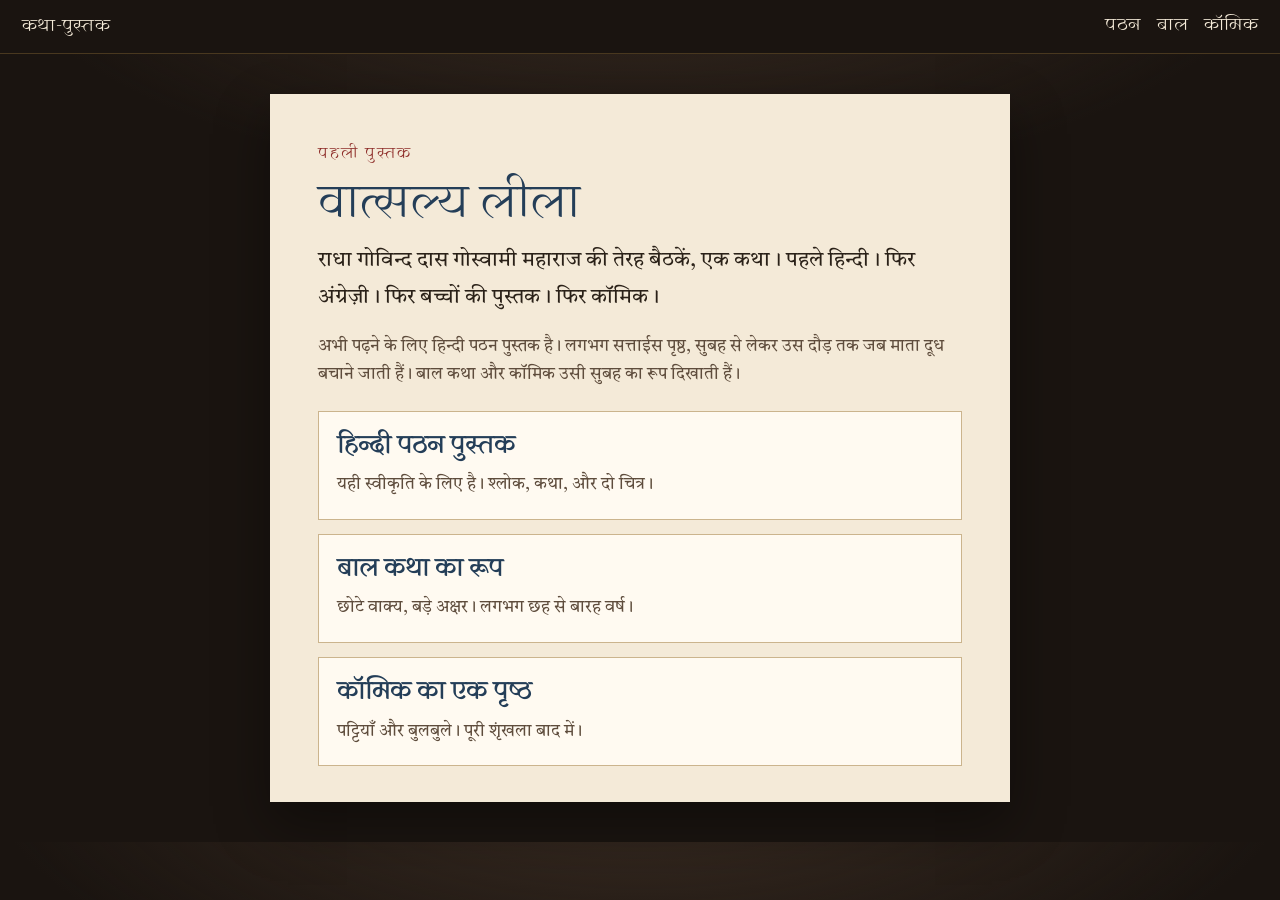
<file: work/katha-books/vatsalya-lila/index.html>
<!DOCTYPE html>
<html lang="hi">
<head>
  <meta charset="utf-8">
  <meta name="viewport" content="width=device-width, initial-scale=1">
  <title>वात्सल्य लीला — पुस्तक</title>
  <link rel="stylesheet" href="design/book.css?v=3">
</head>
<body>
  <header class="bar">
    <span>कथा-पुस्तक</span>
    <nav>
      <a href="hindi/ebook.html">पठन</a>
      <a href="hindi/storybook.html">बाल</a>
      <a href="hindi/comic.html">कॉमिक</a>
    </nav>
  </header>
  <main>
    <section class="door">
      <p class="kicker">पहली पुस्तक</p>
      <h1>वात्सल्य लीला</h1>
      <p>राधा गोविन्द दास गोस्वामी महाराज की तेरह बैठकें, एक कथा। पहले हिन्दी। फिर अंग्रेज़ी। फिर बच्चों की पुस्तक। फिर कॉमिक।</p>
      <p class="small">अभी पढ़ने के लिए हिन्दी पठन पुस्तक है। लगभग सत्ताईस पृष्ठ, सुबह से लेकर उस दौड़ तक जब माता दूध बचाने जाती हैं। बाल कथा और कॉमिक उसी सुबह का रूप दिखाती हैं।</p>
      <div class="cards">
        <a href="hindi/ebook.html">
          <strong>हिन्दी पठन पुस्तक</strong>
          <span>यही स्वीकृति के लिए है। श्लोक, कथा, और दो चित्र।</span>
        </a>
        <a href="hindi/storybook.html">
          <strong>बाल कथा का रूप</strong>
          <span>छोटे वाक्य, बड़े अक्षर। लगभग छह से बारह वर्ष।</span>
        </a>
        <a href="hindi/comic.html">
          <strong>कॉमिक का एक पृष्ठ</strong>
          <span>पट्टियाँ और बुलबुले। पूरी शृंखला बाद में।</span>
        </a>
      </div>
    </section>
  </main>
</body>
</html>
</file>
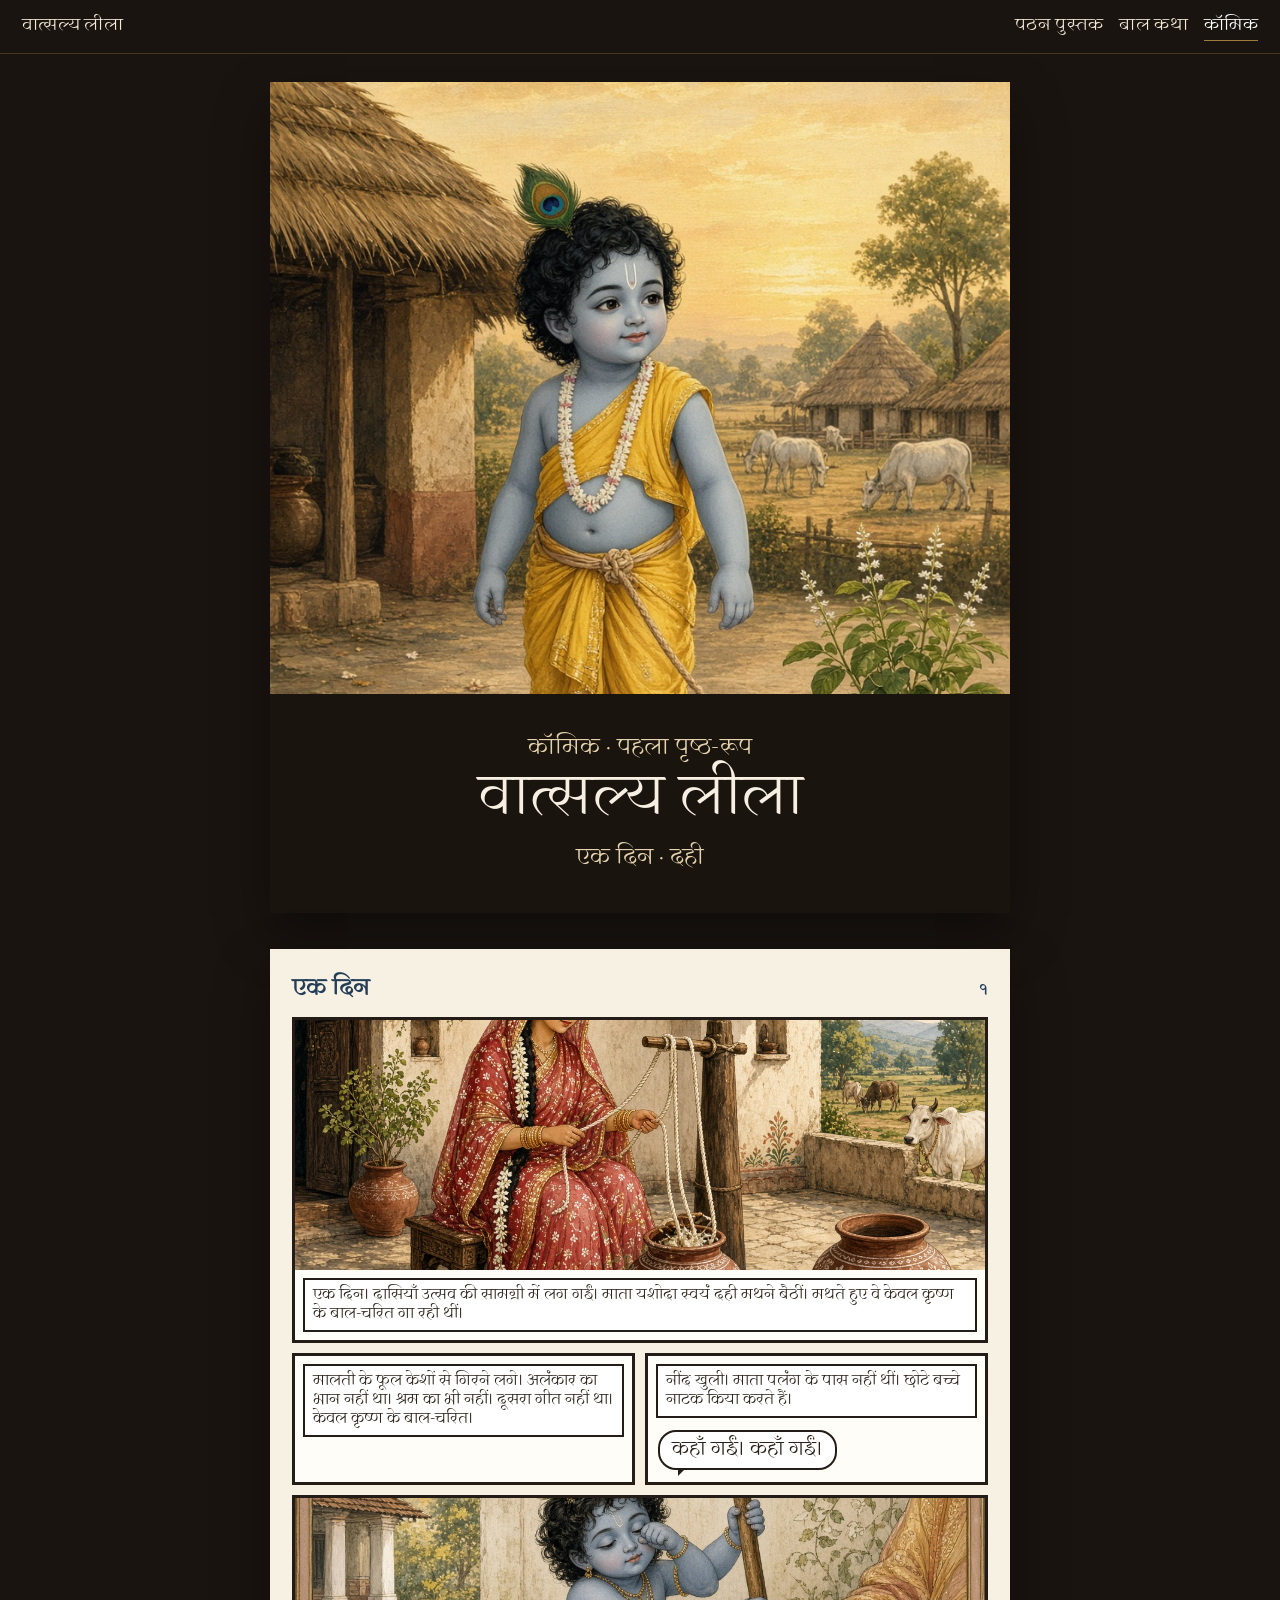
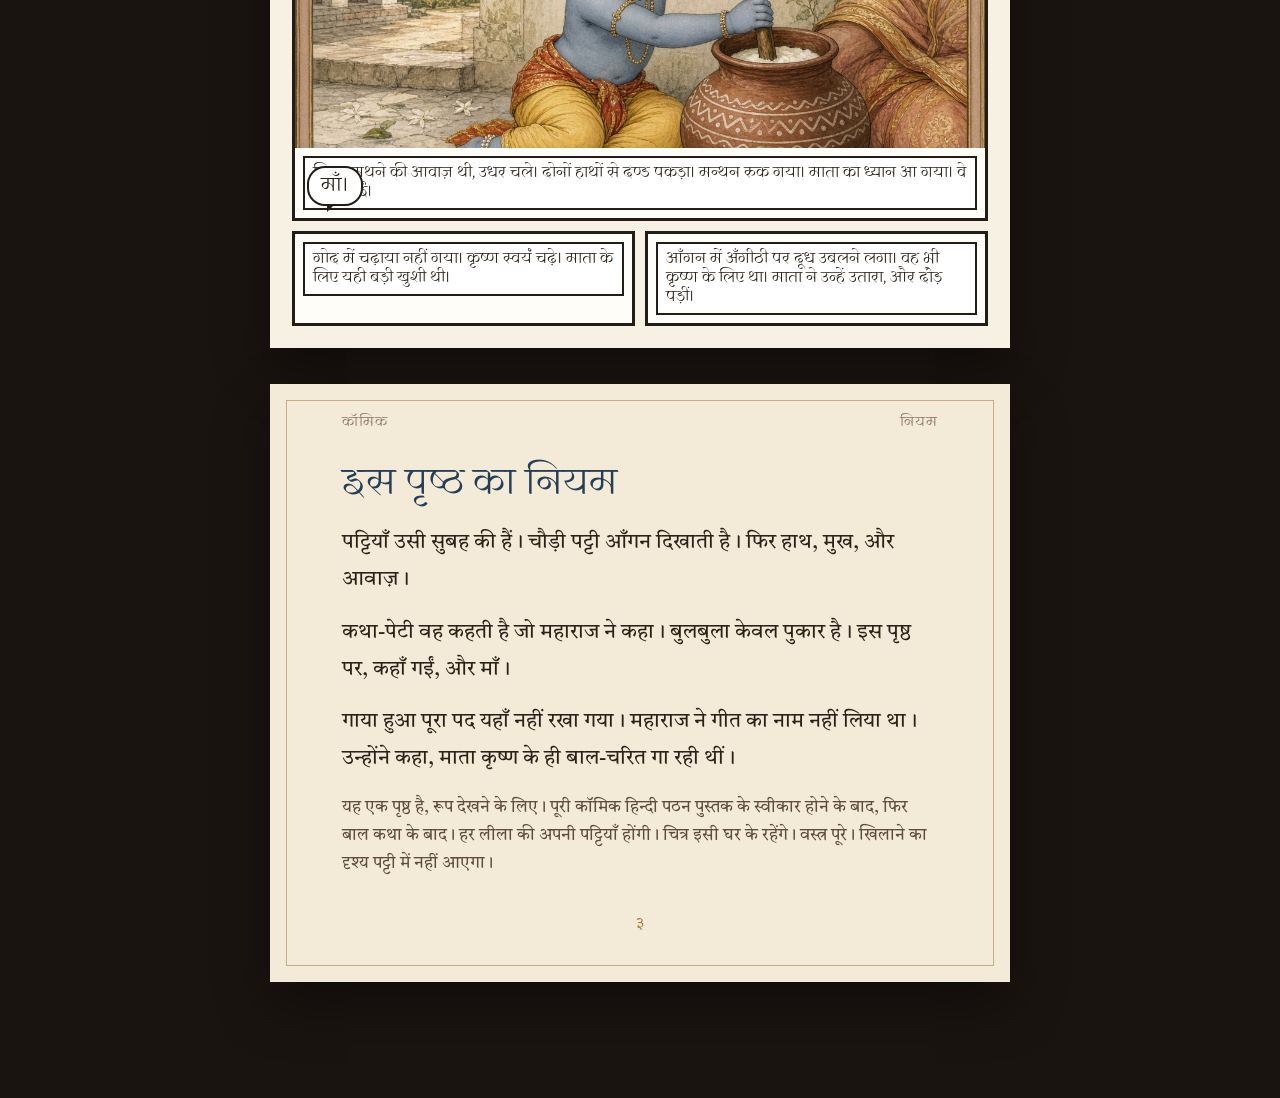
<file: work/katha-books/vatsalya-lila/hindi/comic.html>
<!DOCTYPE html>
<html lang="hi">
<head>
  <meta charset="utf-8">
  <meta name="viewport" content="width=device-width, initial-scale=1">
  <title>वात्सल्य लीला — कॉमिक, रूप</title>
  <link rel="stylesheet" href="../design/book.css?v=3">
</head>
<body>
  <header class="bar">
    <a href="../index.html">वात्सल्य लीला</a>
    <nav>
      <a href="ebook.html">पठन पुस्तक</a>
      <a href="storybook.html">बाल कथा</a>
      <a href="comic.html" aria-current="page">कॉमिक</a>
    </nav>
  </header>
  <main class="stage">

    <article class="sheet cover">
      <img src="../images/cover.jpg" alt="बाल कृष्ण, कमर में रस्सी">
      <div class="band">
        <p>कॉमिक · पहला पृष्ठ-रूप</p>
        <h1>वात्सल्य लीला</h1>
        <p>एक दिन · दही</p>
      </div>
    </article>

    <article class="sheet comic-sheet">
      <div class="comic-title">
        <strong>एक दिन</strong>
        <span>१</span>
      </div>
      <div class="panels">
        <section class="panel wide">
          <img src="../images/churning.jpg" alt="माता दही मथ रही हैं">
          <p class="cap">एक दिन। दासियाँ उत्सव की सामग्री में लग गईं। माता यशोदा स्वयं दही मथने बैठीं। मथते हुए वे केवल कृष्ण के बाल-चरित गा रही थीं।</p>
        </section>
        <section class="panel">
          <p class="cap">मालती के फूल केशों से गिरने लगे। अलंकार का भान नहीं था। श्रम का भी नहीं। दूसरा गीत नहीं था। केवल कृष्ण के बाल-चरित।</p>
        </section>
        <section class="panel">
          <p class="cap">नींद खुली। माता पलंग के पास नहीं थीं। छोटे बच्चे नाटक किया करते हैं।</p>
          <p class="say r">कहाँ गईं। कहाँ गईं।</p>
        </section>
        <section class="panel wide">
          <img src="../images/rod.jpg" alt="कृष्ण दण्ड पकड़े हुए">
          <p class="say l">माँ।</p>
          <p class="cap">जिधर मथने की आवाज़ थी, उधर चले। दोनों हाथों से दण्ड पकड़ा। मन्थन रुक गया। माता का ध्यान आ गया। वे प्रसन्न हुईं।</p>
        </section>
        <section class="panel">
          <p class="cap">गोद में चढ़ाया नहीं गया। कृष्ण स्वयं चढ़े। माता के लिए यही बड़ी खुशी थी।</p>
        </section>
        <section class="panel">
          <p class="cap">आँगन में अँगीठी पर दूध उबलने लगा। वह भी कृष्ण के लिए था। माता ने उन्हें उतारा, और दौड़ पड़ीं।</p>
        </section>
      </div>
    </article>

    <article class="sheet inner">
      <p class="run"><span>कॉमिक</span><span>नियम</span></p>
      <h2>इस पृष्ठ का नियम</h2>
      <p>पट्टियाँ उसी सुबह की हैं। चौड़ी पट्टी आँगन दिखाती है। फिर हाथ, मुख, और आवाज़।</p>
      <p>कथा-पेटी वह कहती है जो महाराज ने कहा। बुलबुला केवल पुकार है। इस पृष्ठ पर, कहाँ गईं, और माँ।</p>
      <p>गाया हुआ पूरा पद यहाँ नहीं रखा गया। महाराज ने गीत का नाम नहीं लिया था। उन्होंने कहा, माता कृष्ण के ही बाल-चरित गा रही थीं।</p>
      <p class="small">यह एक पृष्ठ है, रूप देखने के लिए। पूरी कॉमिक हिन्दी पठन पुस्तक के स्वीकार होने के बाद, फिर बाल कथा के बाद। हर लीला की अपनी पट्टियाँ होंगी। चित्र इसी घर के रहेंगे। वस्त्र पूरे। खिलाने का दृश्य पट्टी में नहीं आएगा।</p>
      <p class="num">३</p>
    </article>

  </main>
</body>
</html>
</file>
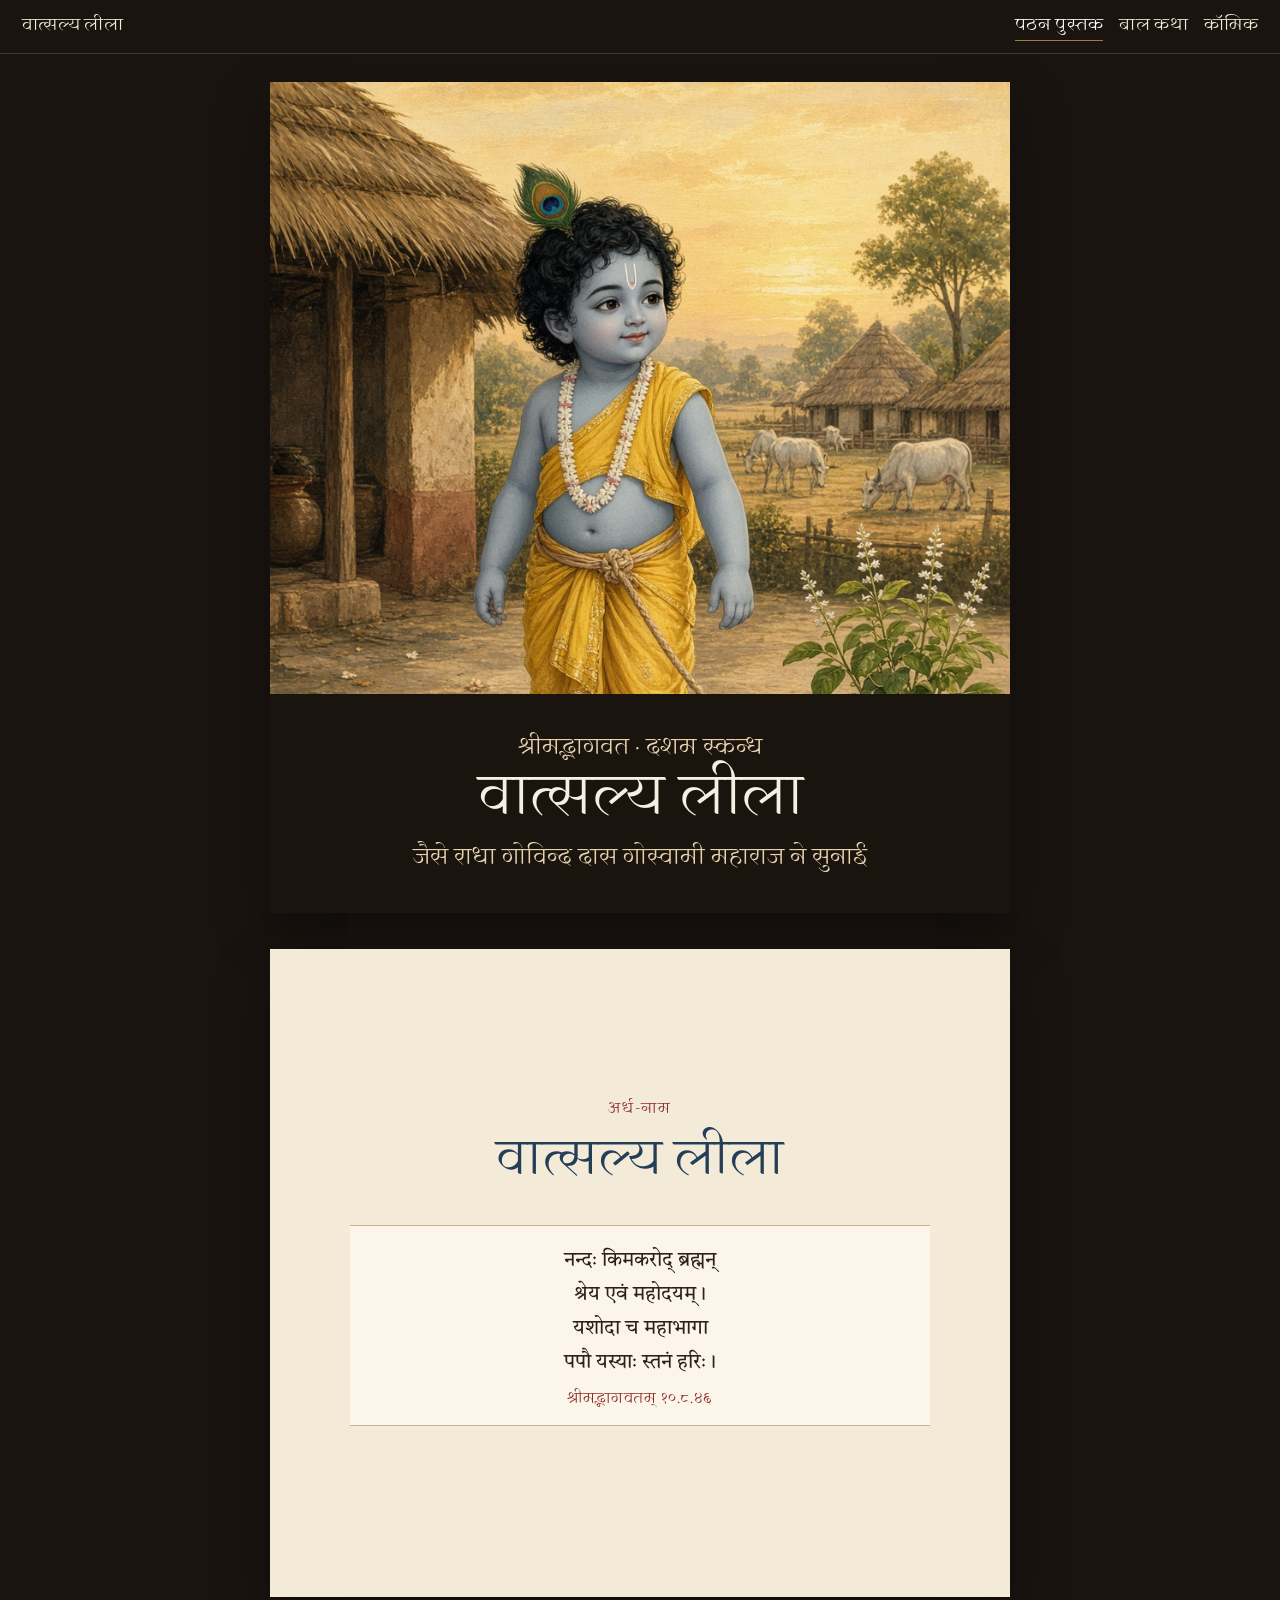
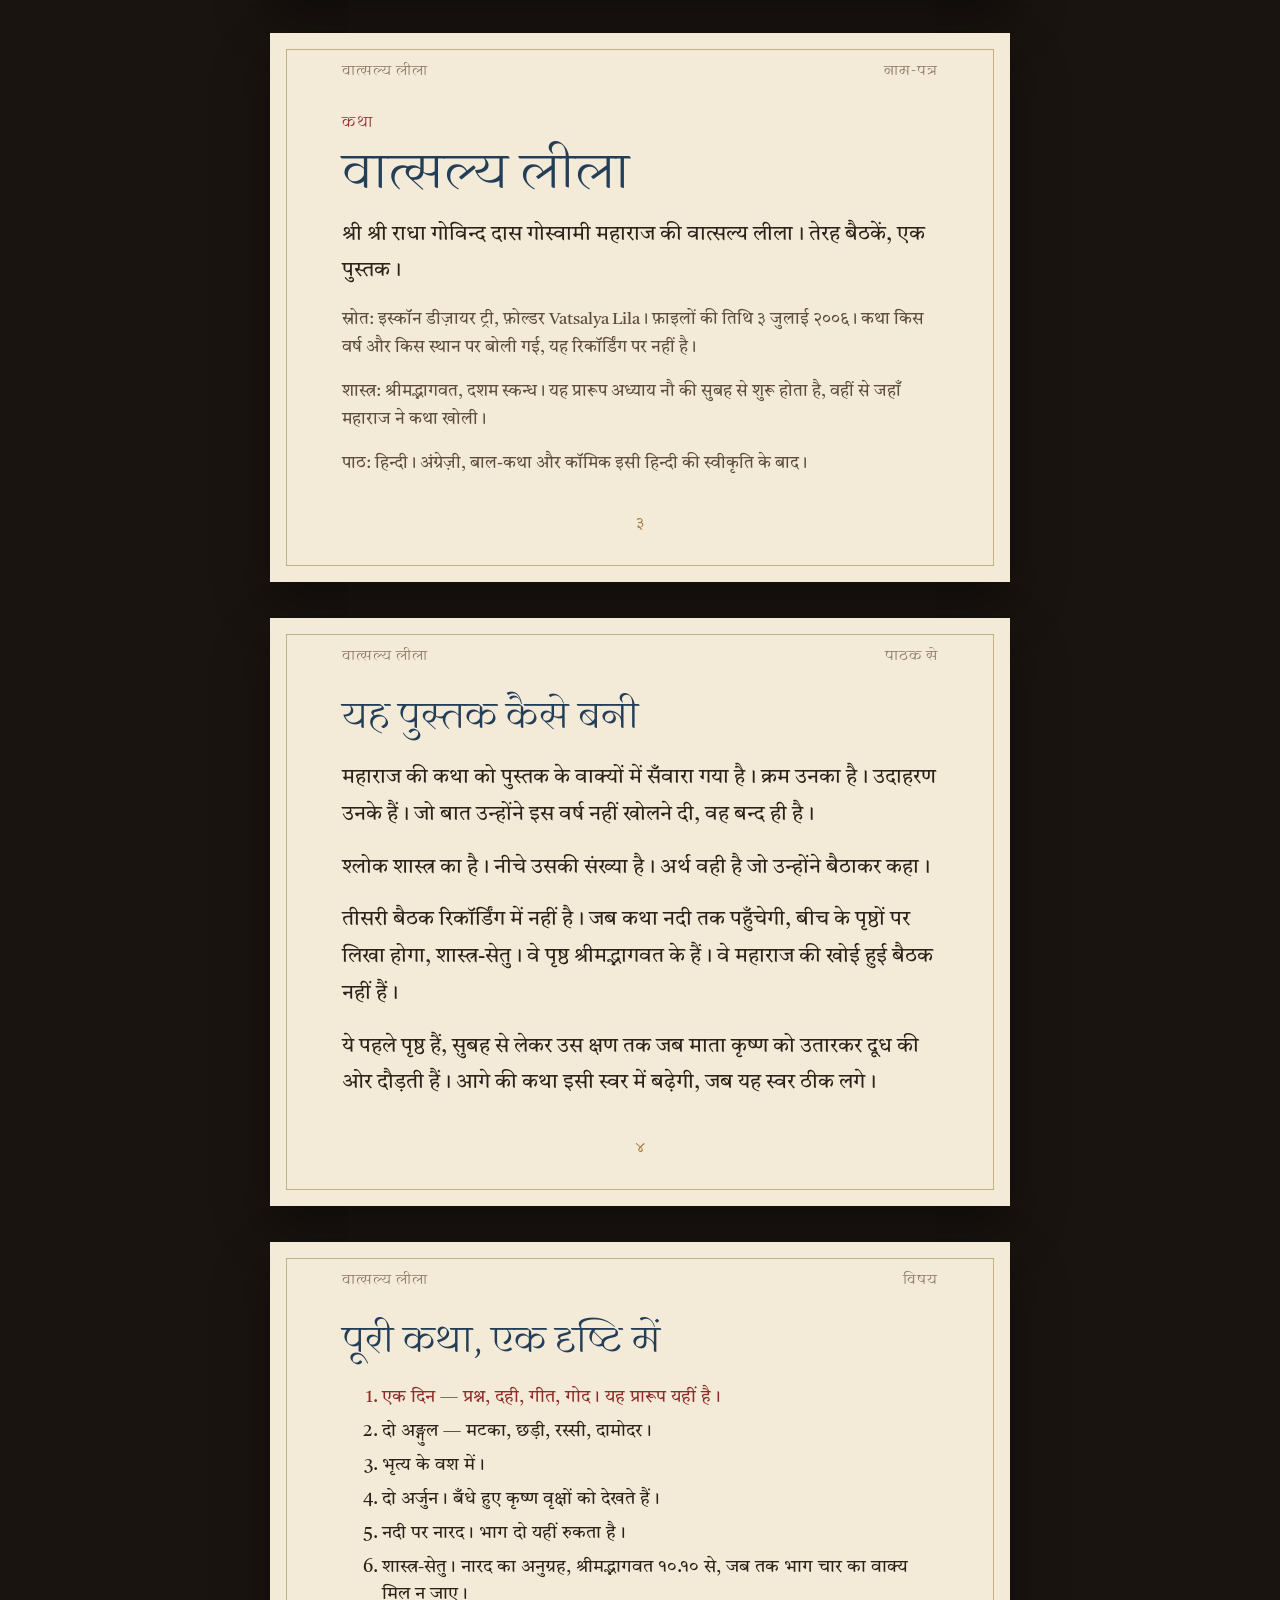
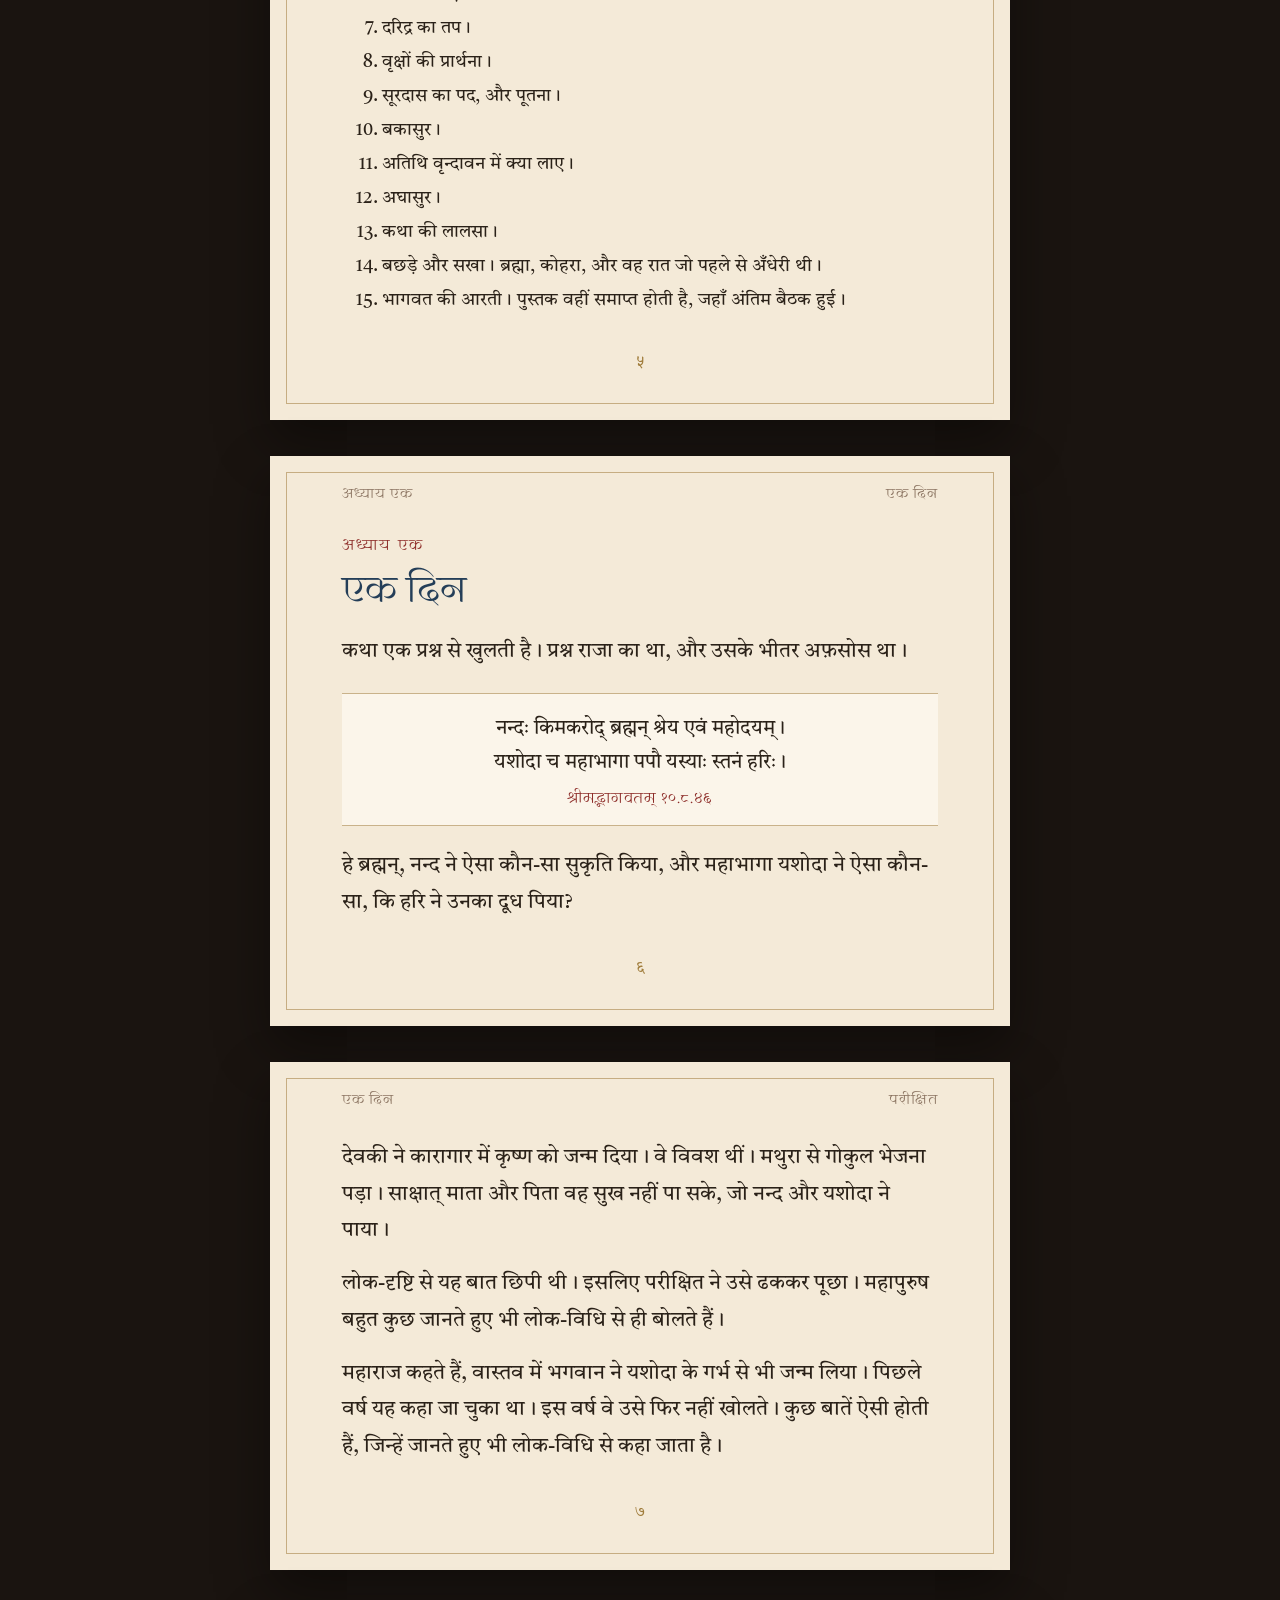
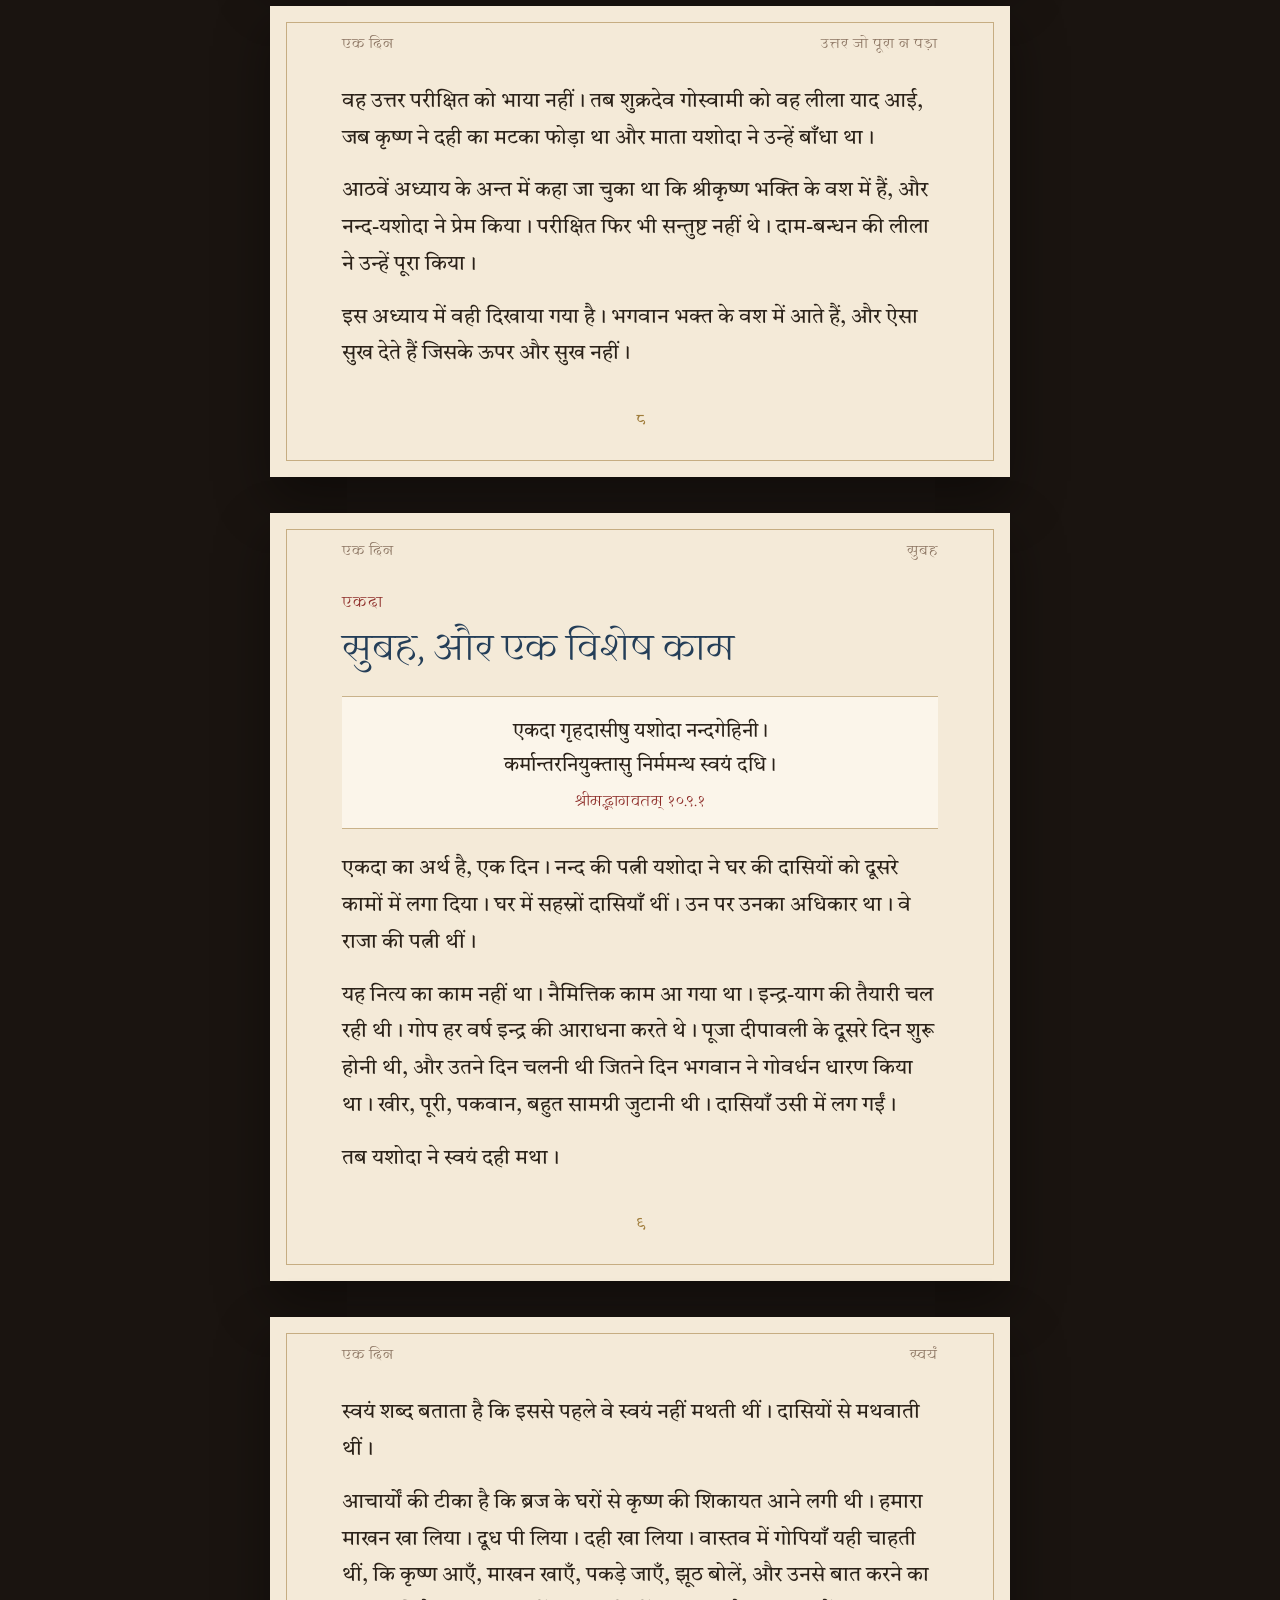
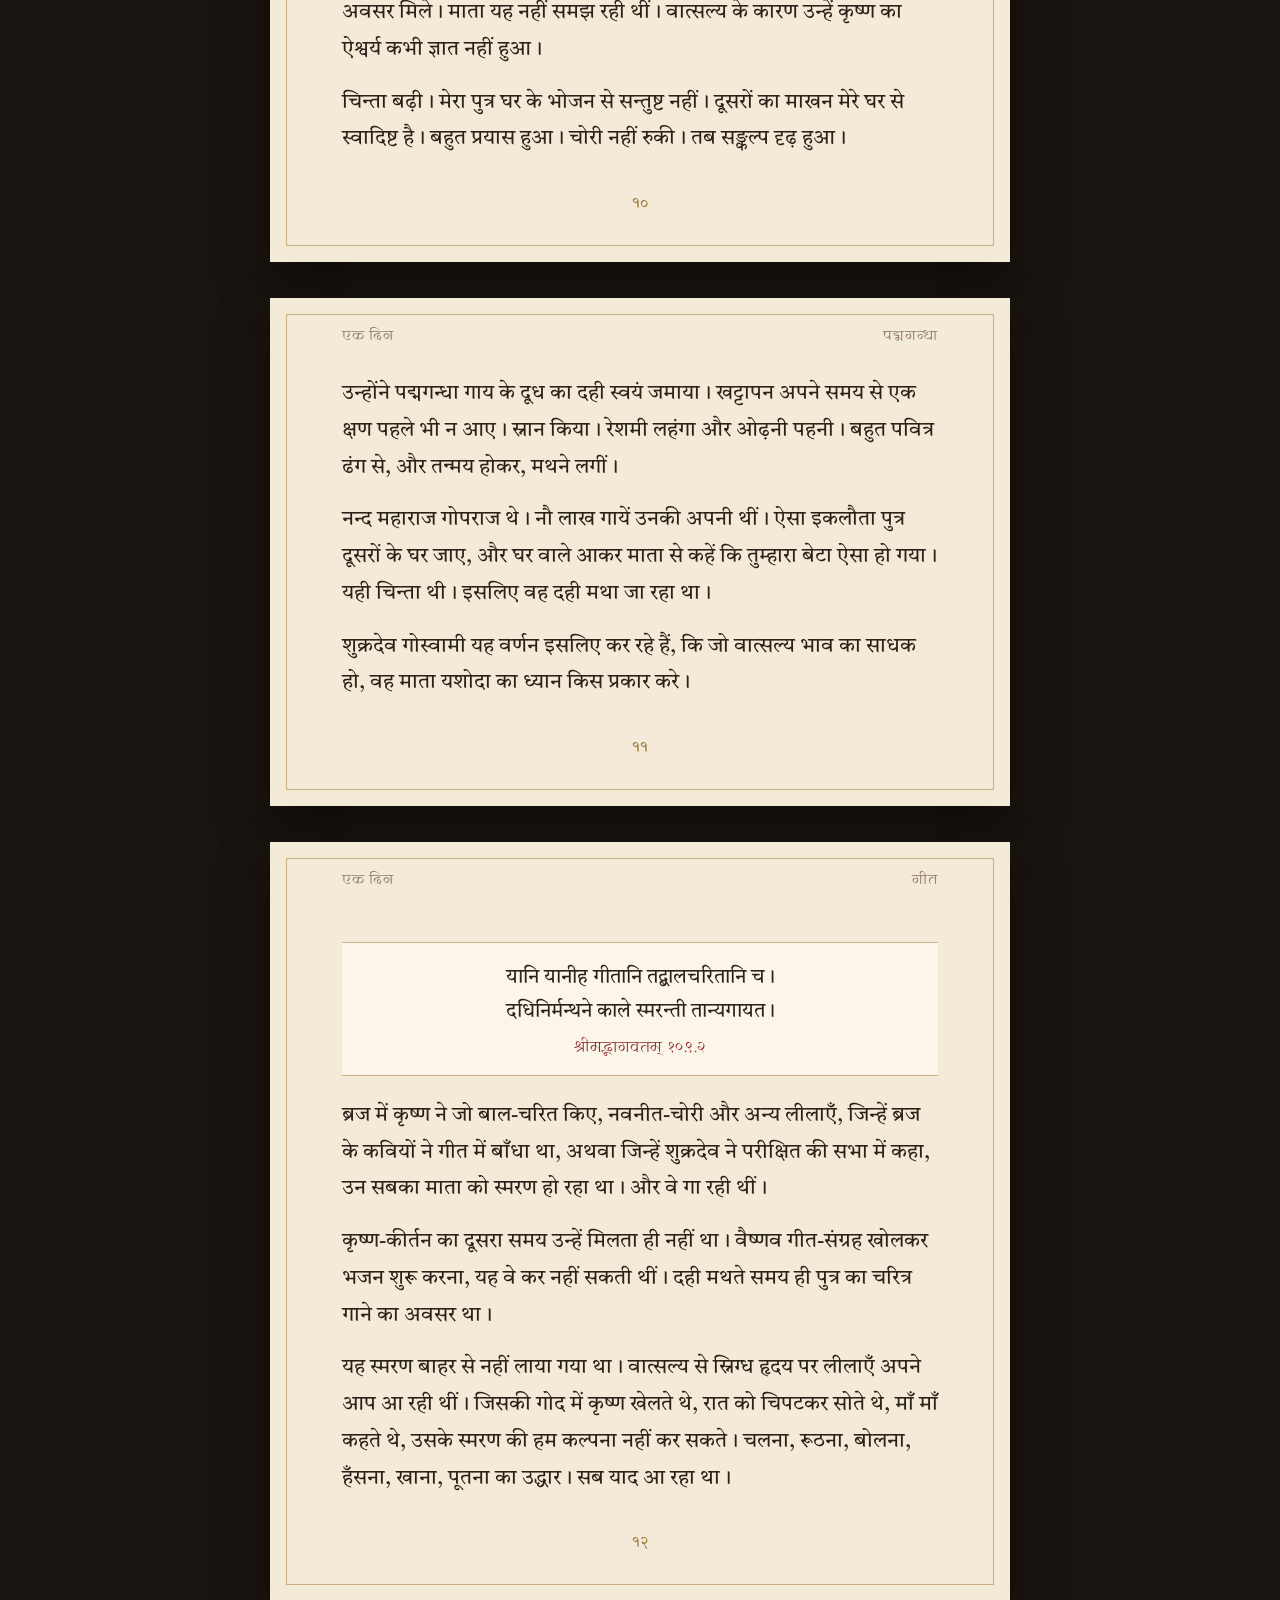
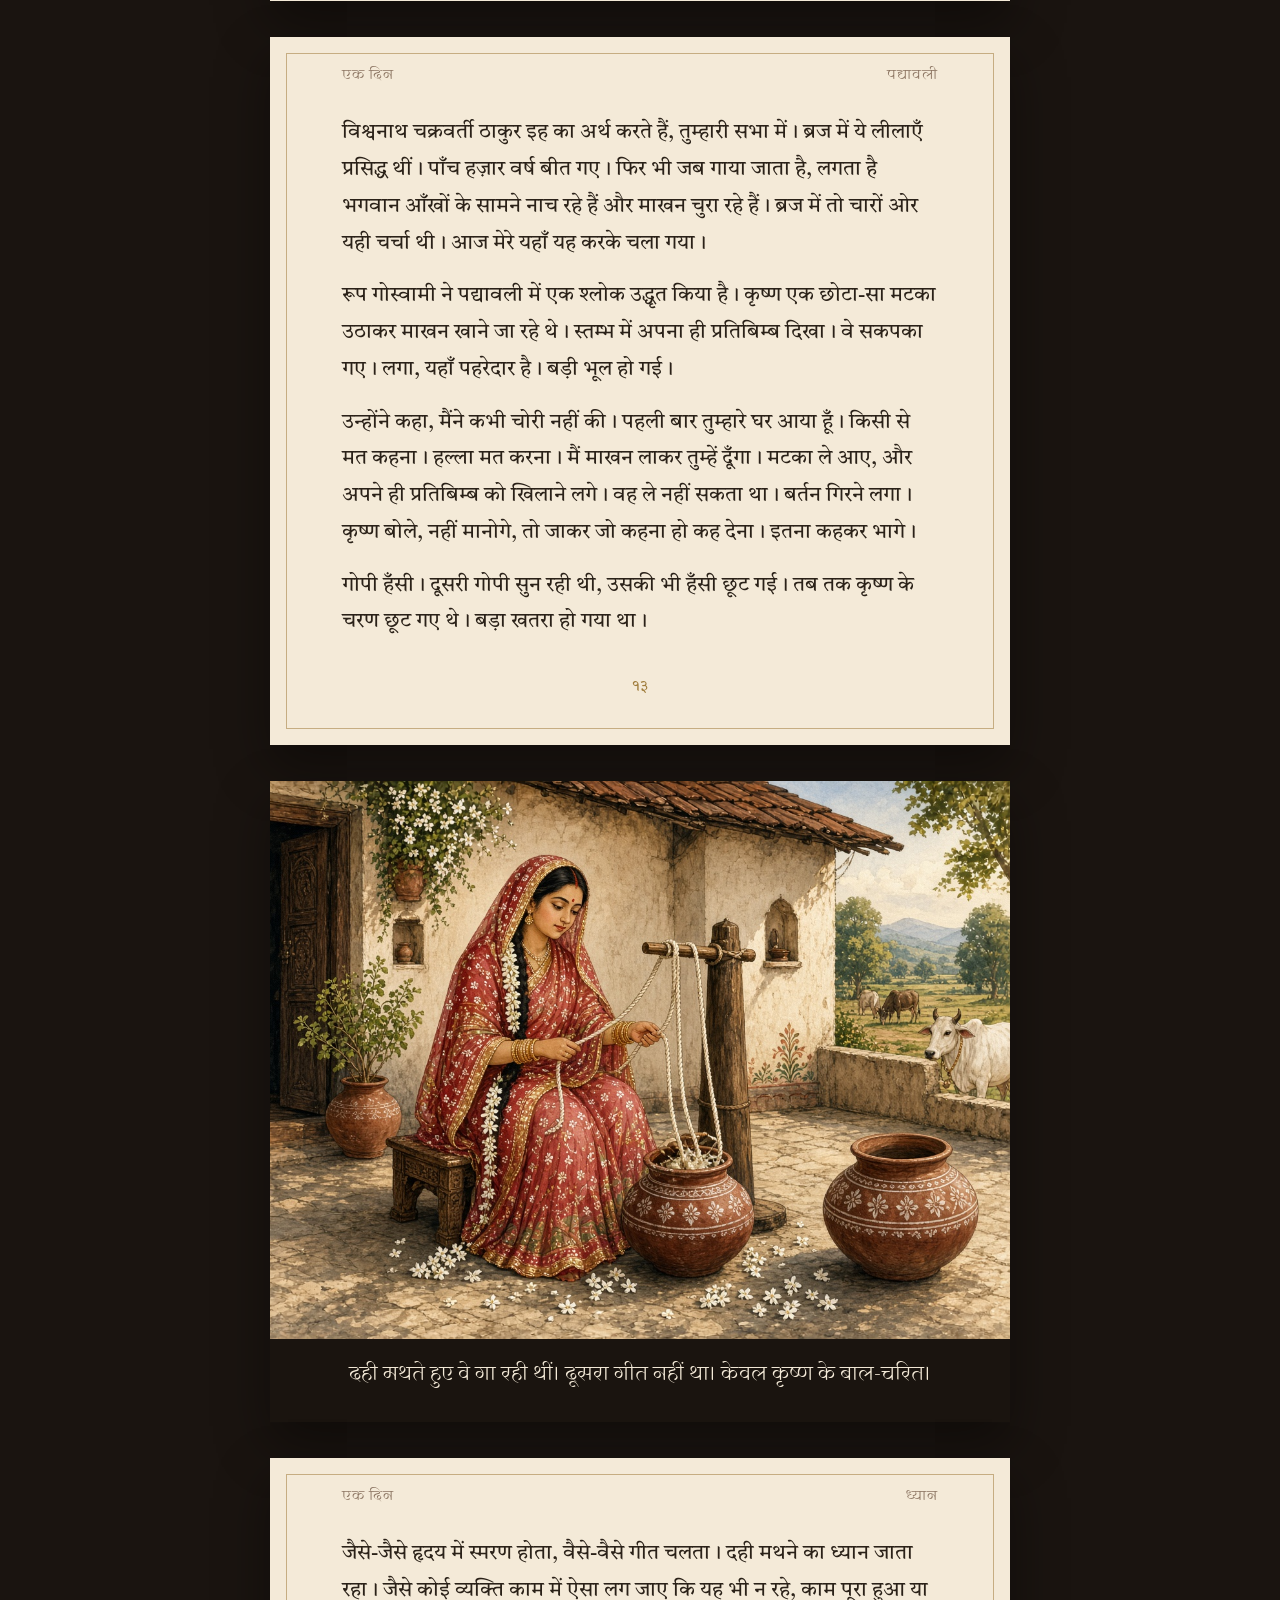
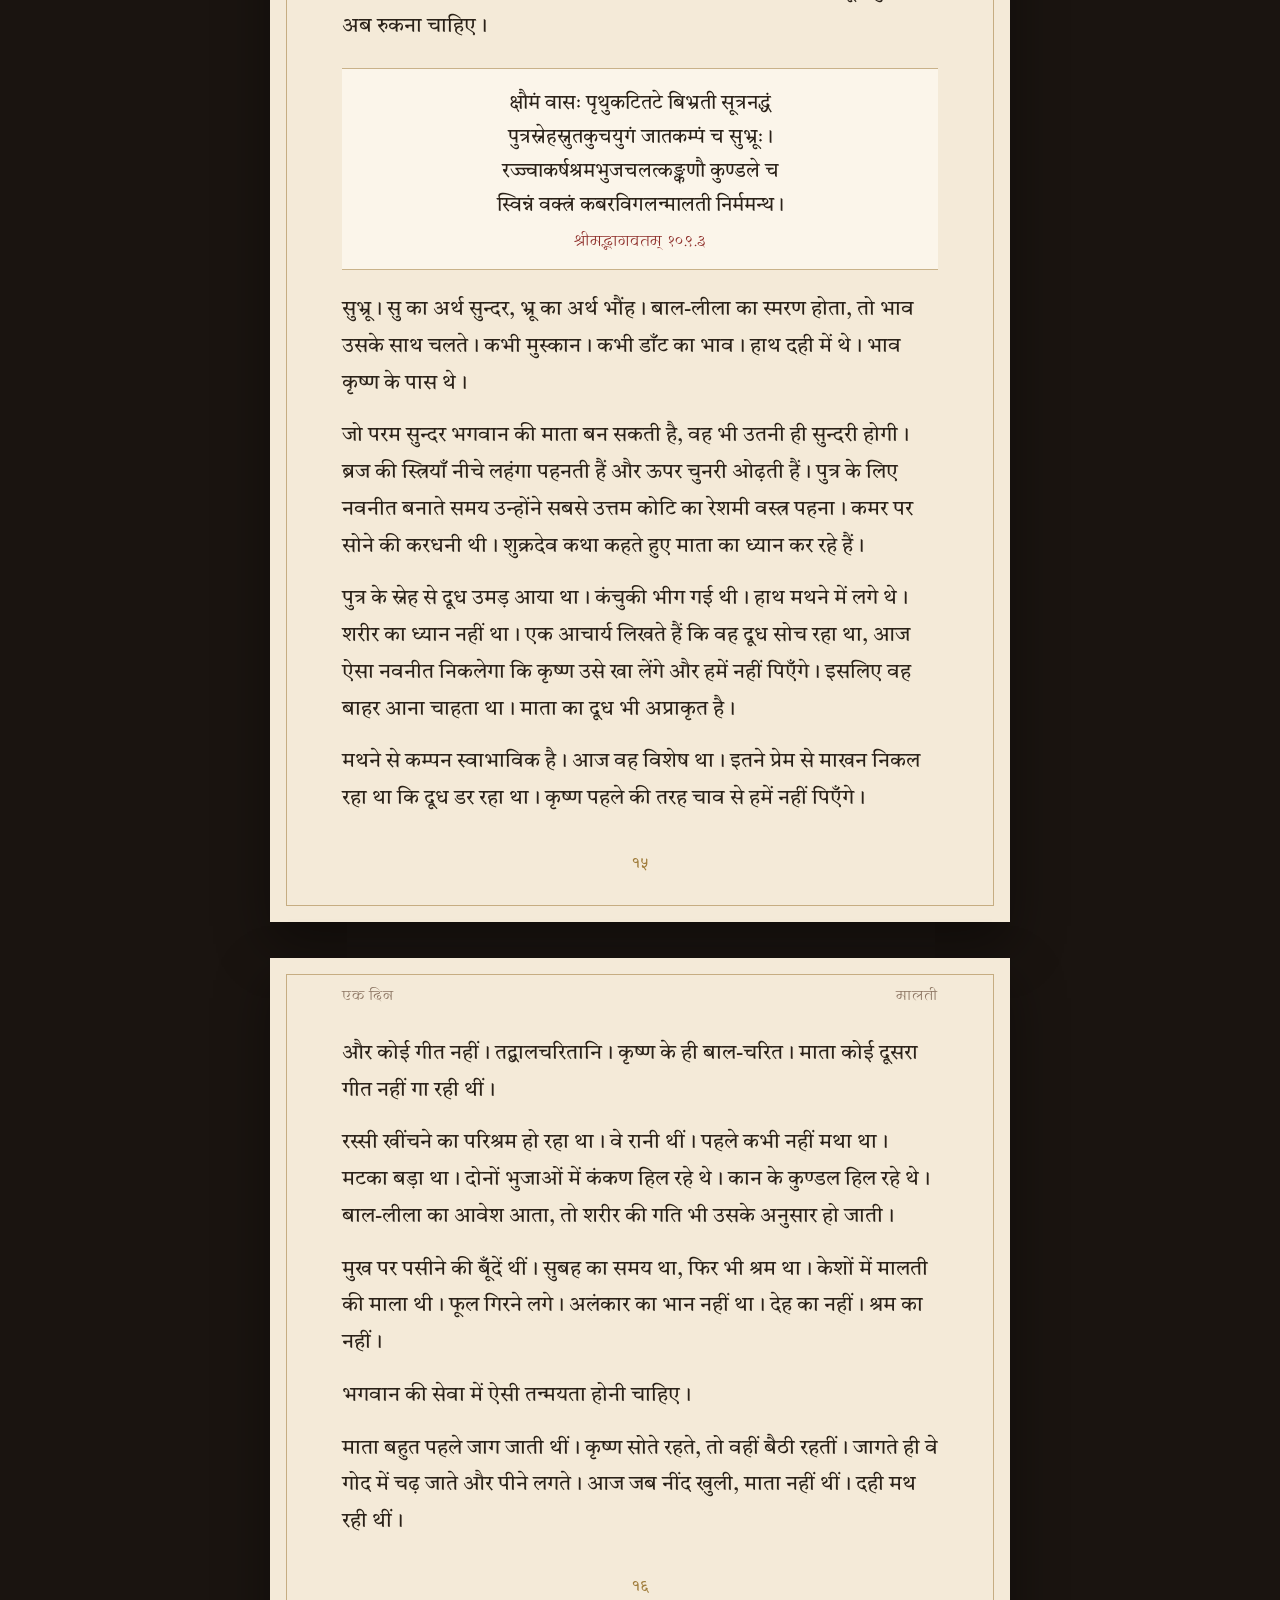
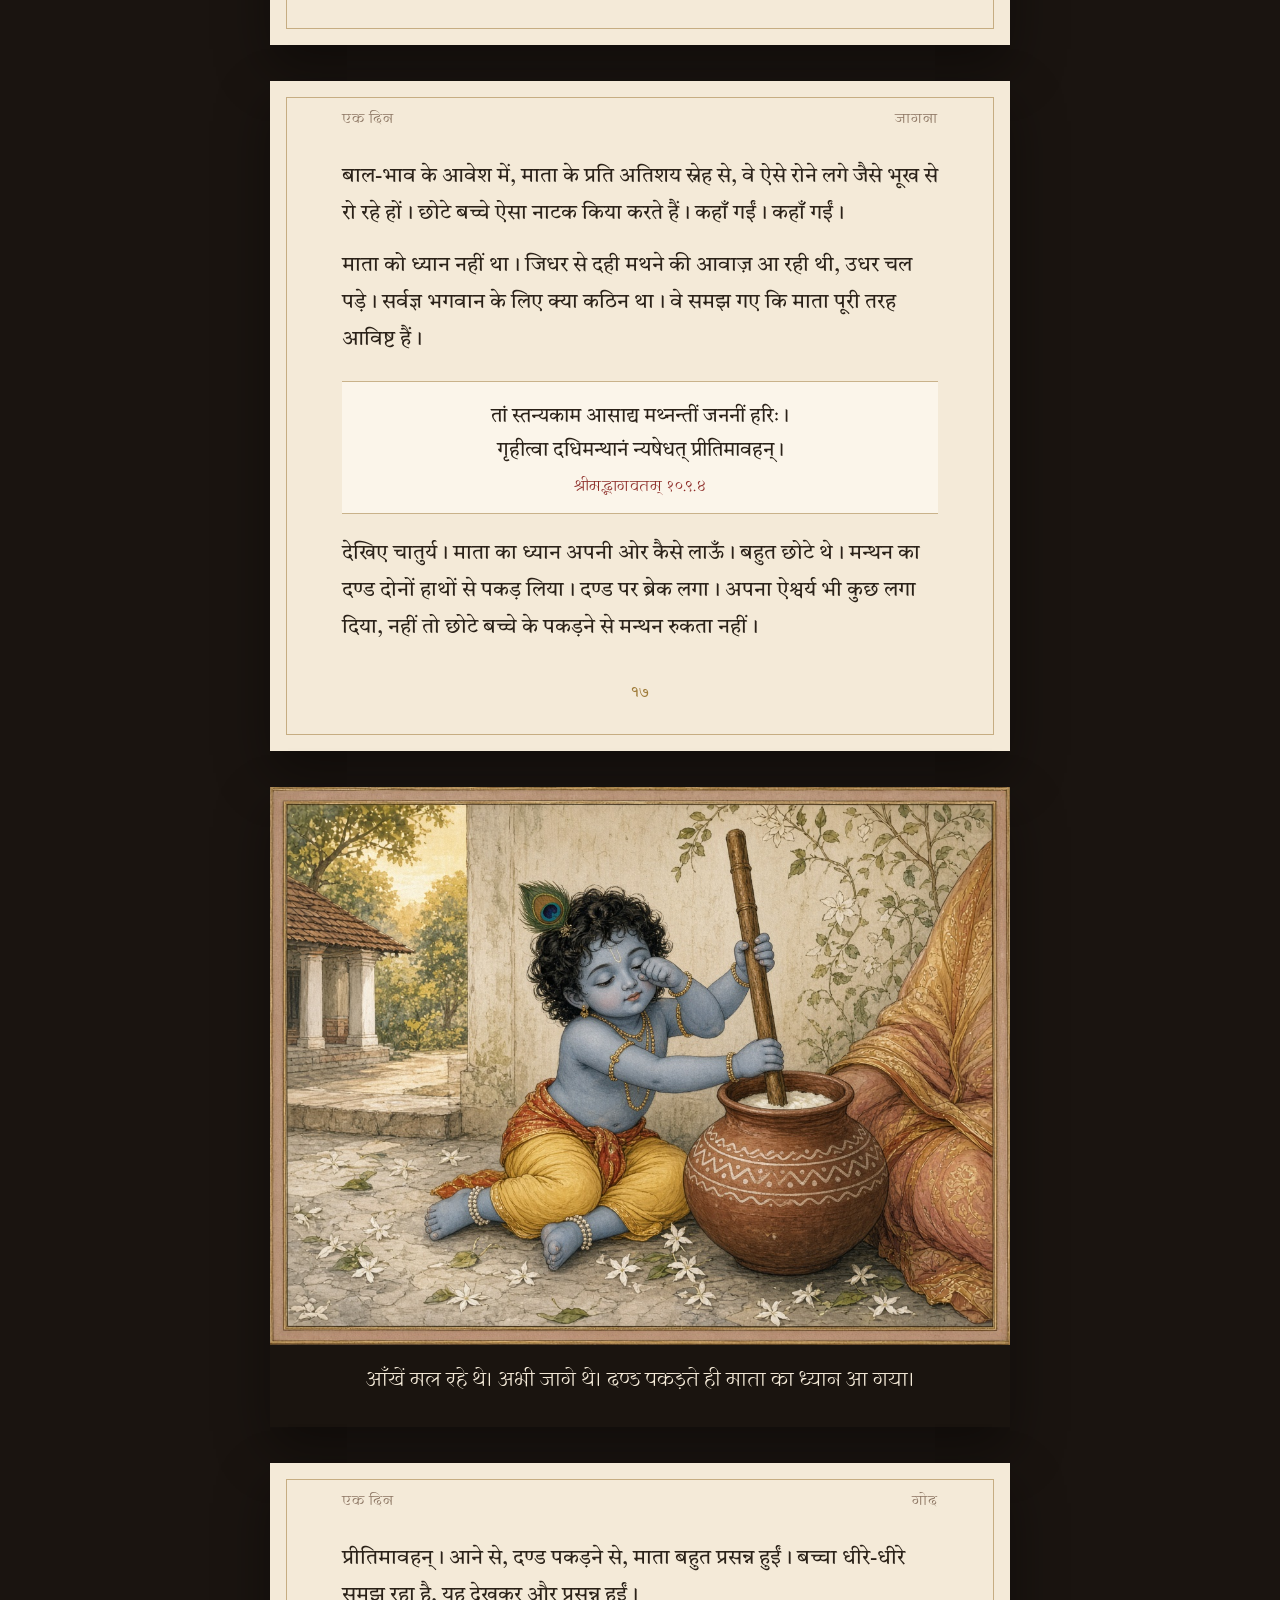
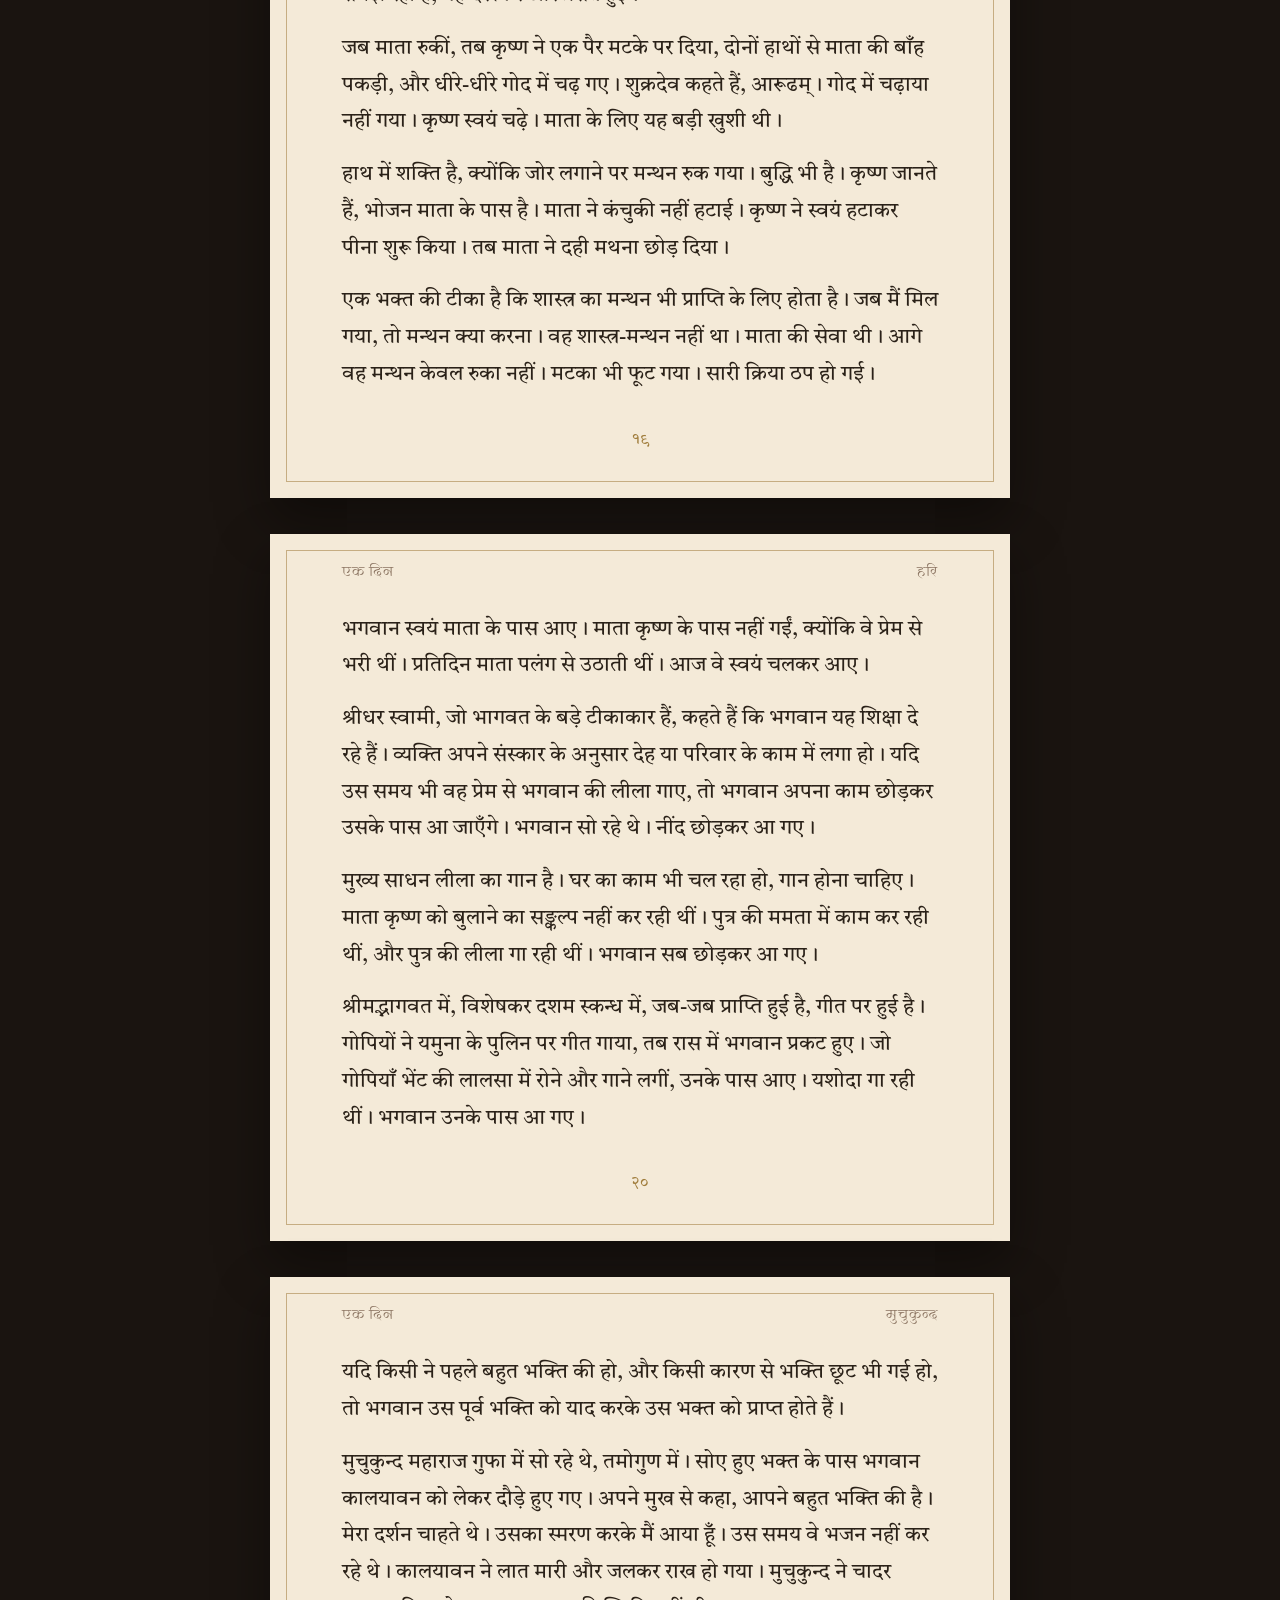
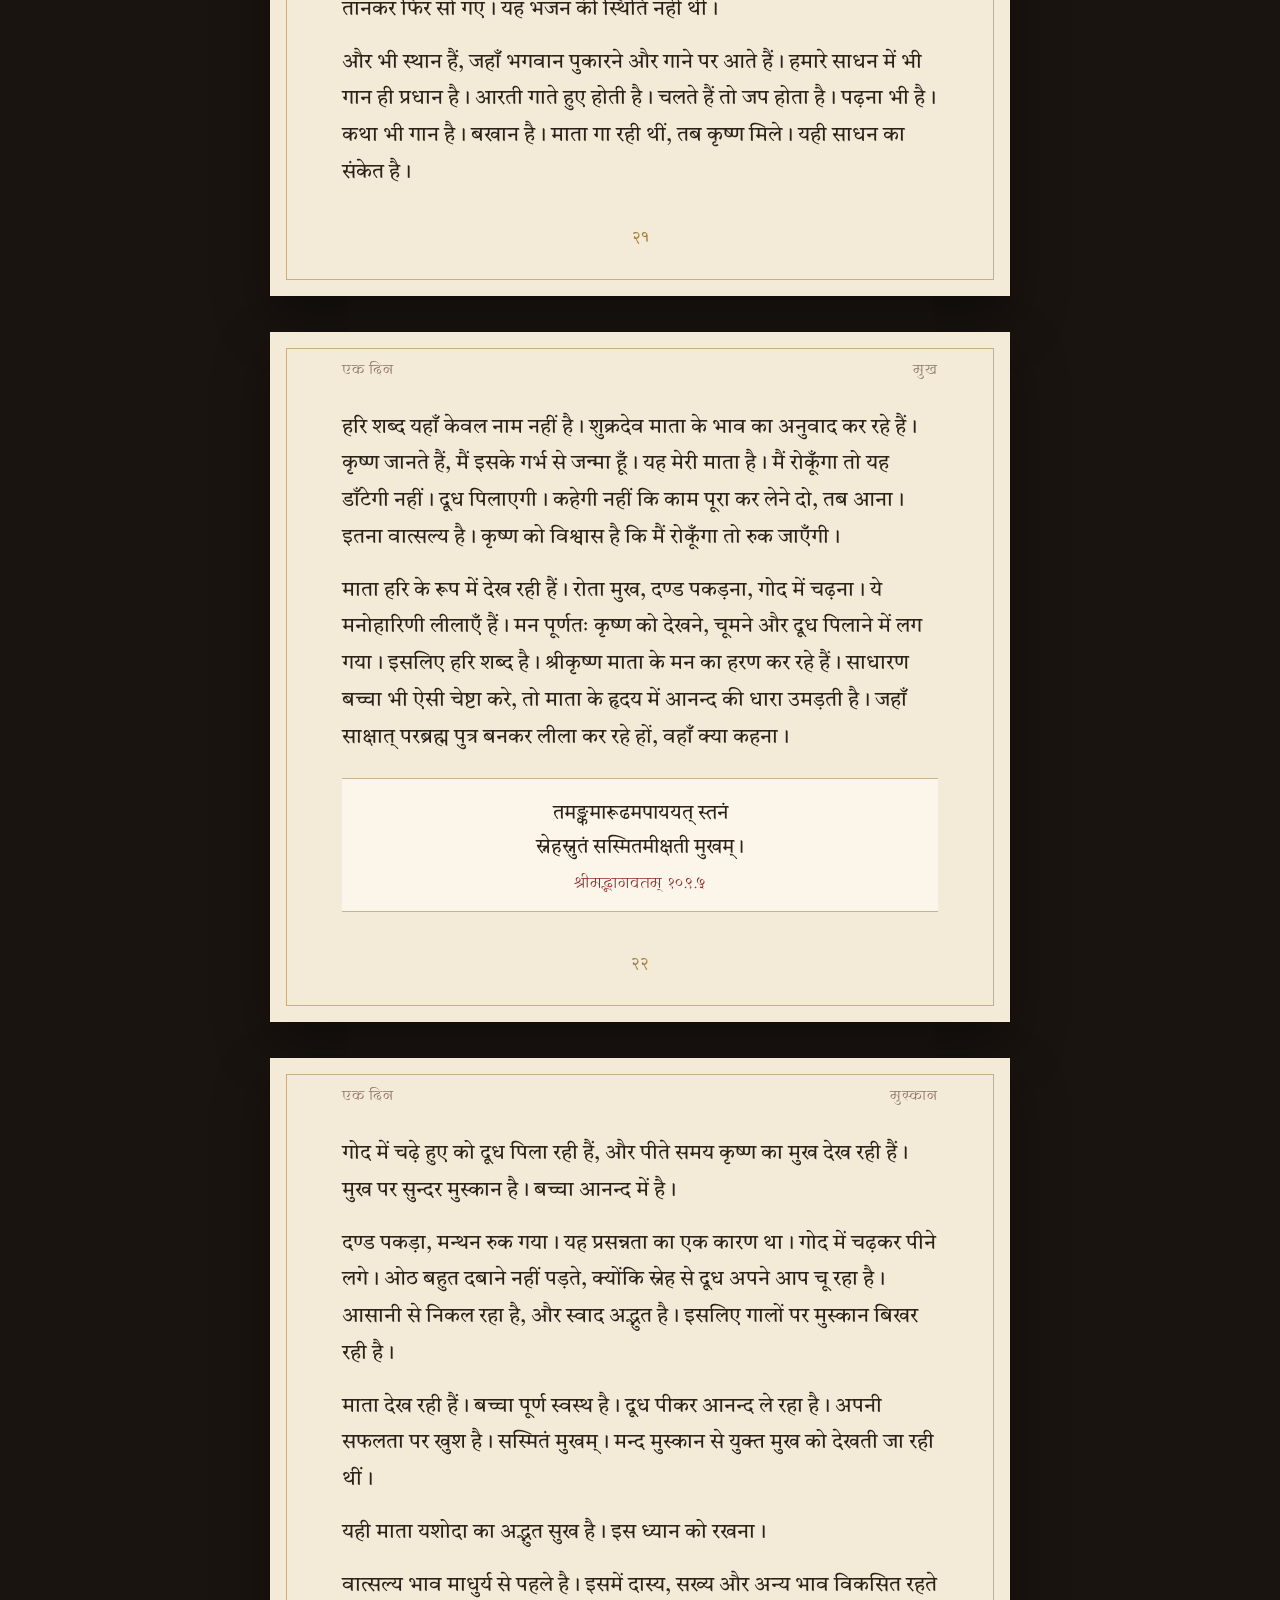
<file: work/katha-books/vatsalya-lila/hindi/ebook.html>
<!DOCTYPE html>
<html lang="hi">
<head>
  <meta charset="utf-8">
  <meta name="viewport" content="width=device-width, initial-scale=1">
  <title>वात्सल्य लीला — पहला प्रारूप</title>
  <link rel="stylesheet" href="../design/book.css?v=3">
</head>
<body>
  <header class="bar">
    <a href="../index.html">वात्सल्य लीला</a>
    <nav>
      <a href="ebook.html" aria-current="page">पठन पुस्तक</a>
      <a href="storybook.html">बाल कथा</a>
      <a href="comic.html">कॉमिक</a>
    </nav>
  </header>
  <main class="stage">

    <article class="sheet cover" id="p1">
      <img src="../images/cover.jpg" alt="पीताम्बर पहने बाल कृष्ण, कमर में रस्सी, गोकुल के आँगन में भोर">
      <div class="band">
        <p>श्रीमद्भागवत · दशम स्कन्ध</p>
        <h1>वात्सल्य लीला</h1>
        <p>जैसे राधा गोविन्द दास गोस्वामी महाराज ने सुनाई</p>
      </div>
    </article>

    <article class="sheet carry" id="p2">
      <p class="kicker">अर्ध-नाम</p>
      <h1>वात्सल्य लीला</h1>
      <blockquote class="shloka">
        नन्दः किमकरोद् ब्रह्मन्<br>
        श्रेय एवं महोदयम्।<br>
        यशोदा च महाभागा<br>
        पपौ यस्याः स्तनं हरिः।
        <cite>श्रीमद्भागवतम् १०.८.४६</cite>
      </blockquote>
    </article>

    <article class="sheet inner" id="p3">
      <p class="run"><span>वात्सल्य लीला</span><span>नाम-पत्र</span></p>
      <p class="kicker">कथा</p>
      <h1>वात्सल्य लीला</h1>
      <p>श्री श्री राधा गोविन्द दास गोस्वामी महाराज की वात्सल्य लीला। तेरह बैठकें, एक पुस्तक।</p>
      <p class="small">स्रोत: इस्कॉन डीज़ायर ट्री, फ़ोल्डर Vatsalya Lila। फ़ाइलों की तिथि ३ जुलाई २००६। कथा किस वर्ष और किस स्थान पर बोली गई, यह रिकॉर्डिंग पर नहीं है।</p>
      <p class="small">शास्त्र: श्रीमद्भागवत, दशम स्कन्ध। यह प्रारूप अध्याय नौ की सुबह से शुरू होता है, वहीं से जहाँ महाराज ने कथा खोली।</p>
      <p class="small">पाठ: हिन्दी। अंग्रेज़ी, बाल-कथा और कॉमिक इसी हिन्दी की स्वीकृति के बाद।</p>
      <p class="num">३</p>
    </article>

    <article class="sheet inner" id="p4">
      <p class="run"><span>वात्सल्य लीला</span><span>पाठक से</span></p>
      <h2>यह पुस्तक कैसे बनी</h2>
      <p>महाराज की कथा को पुस्तक के वाक्यों में सँवारा गया है। क्रम उनका है। उदाहरण उनके हैं। जो बात उन्होंने इस वर्ष नहीं खोलने दी, वह बन्द ही है।</p>
      <p>श्लोक शास्त्र का है। नीचे उसकी संख्या है। अर्थ वही है जो उन्होंने बैठाकर कहा।</p>
      <p>तीसरी बैठक रिकॉर्डिंग में नहीं है। जब कथा नदी तक पहुँचेगी, बीच के पृष्ठों पर लिखा होगा, शास्त्र-सेतु। वे पृष्ठ श्रीमद्भागवत के हैं। वे महाराज की खोई हुई बैठक नहीं हैं।</p>
      <p>ये पहले पृष्ठ हैं, सुबह से लेकर उस क्षण तक जब माता कृष्ण को उतारकर दूध की ओर दौड़ती हैं। आगे की कथा इसी स्वर में बढ़ेगी, जब यह स्वर ठीक लगे।</p>
      <p class="num">४</p>
    </article>

    <article class="sheet inner" id="p5">
      <p class="run"><span>वात्सल्य लीला</span><span>विषय</span></p>
      <h2>पूरी कथा, एक दृष्टि में</h2>
      <ol class="contents">
        <li class="here">एक दिन — प्रश्न, दही, गीत, गोद। यह प्रारूप यहीं है।</li>
        <li>दो अङ्गुल — मटका, छड़ी, रस्सी, दामोदर।</li>
        <li>भृत्य के वश में।</li>
        <li>दो अर्जुन। बँधे हुए कृष्ण वृक्षों को देखते हैं।</li>
        <li>नदी पर नारद। भाग दो यहीं रुकता है।</li>
        <li>शास्त्र-सेतु। नारद का अनुग्रह, श्रीमद्भागवत १०.१० से, जब तक भाग चार का वाक्य मिल न जाए।</li>
        <li>दरिद्र का तप।</li>
        <li>वृक्षों की प्रार्थना।</li>
        <li>सूरदास का पद, और पूतना।</li>
        <li>बकासुर।</li>
        <li>अतिथि वृन्दावन में क्या लाए।</li>
        <li>अघासुर।</li>
        <li>कथा की लालसा।</li>
        <li>बछड़े और सखा। ब्रह्मा, कोहरा, और वह रात जो पहले से अँधेरी थी।</li>
        <li>भागवत की आरती। पुस्तक वहीं समाप्त होती है, जहाँ अंतिम बैठक हुई।</li>
      </ol>
      <p class="num">५</p>
    </article>

    <article class="sheet inner" id="p6">
      <p class="run"><span>अध्याय एक</span><span>एक दिन</span></p>
      <p class="kicker">अध्याय एक</p>
      <h2>एक दिन</h2>
      <p>कथा एक प्रश्न से खुलती है। प्रश्न राजा का था, और उसके भीतर अफ़सोस था।</p>
      <blockquote class="shloka">
        नन्दः किमकरोद् ब्रह्मन् श्रेय एवं महोदयम्।<br>
        यशोदा च महाभागा पपौ यस्याः स्तनं हरिः।
        <cite>श्रीमद्भागवतम् १०.८.४६</cite>
      </blockquote>
      <p>हे ब्रह्मन्, नन्द ने ऐसा कौन-सा सुकृति किया, और महाभागा यशोदा ने ऐसा कौन-सा, कि हरि ने उनका दूध पिया?</p>
      <p class="num">६</p>
    </article>

    <article class="sheet inner" id="p7">
      <p class="run"><span>एक दिन</span><span>परीक्षित</span></p>
      <p>देवकी ने कारागार में कृष्ण को जन्म दिया। वे विवश थीं। मथुरा से गोकुल भेजना पड़ा। साक्षात् माता और पिता वह सुख नहीं पा सके, जो नन्द और यशोदा ने पाया।</p>
      <p>लोक-दृष्टि से यह बात छिपी थी। इसलिए परीक्षित ने उसे ढककर पूछा। महापुरुष बहुत कुछ जानते हुए भी लोक-विधि से ही बोलते हैं।</p>
      <p>महाराज कहते हैं, वास्तव में भगवान ने यशोदा के गर्भ से भी जन्म लिया। पिछले वर्ष यह कहा जा चुका था। इस वर्ष वे उसे फिर नहीं खोलते। कुछ बातें ऐसी होती हैं, जिन्हें जानते हुए भी लोक-विधि से कहा जाता है।</p>
      <p class="num">७</p>
    </article>

    <article class="sheet inner" id="p8">
      <p class="run"><span>एक दिन</span><span>उत्तर जो पूरा न पड़ा</span></p>
      <p>वह उत्तर परीक्षित को भाया नहीं। तब शुक्रदेव गोस्वामी को वह लीला याद आई, जब कृष्ण ने दही का मटका फोड़ा था और माता यशोदा ने उन्हें बाँधा था।</p>
      <p>आठवें अध्याय के अन्त में कहा जा चुका था कि श्रीकृष्ण भक्ति के वश में हैं, और नन्द-यशोदा ने प्रेम किया। परीक्षित फिर भी सन्तुष्ट नहीं थे। दाम-बन्धन की लीला ने उन्हें पूरा किया।</p>
      <p>इस अध्याय में वही दिखाया गया है। भगवान भक्त के वश में आते हैं, और ऐसा सुख देते हैं जिसके ऊपर और सुख नहीं।</p>
      <p class="num">८</p>
    </article>

    <article class="sheet inner" id="p9">
      <p class="run"><span>एक दिन</span><span>सुबह</span></p>
      <p class="kicker">एकदा</p>
      <h2>सुबह, और एक विशेष काम</h2>
      <blockquote class="shloka">
        एकदा गृहदासीषु यशोदा नन्दगेहिनी।<br>
        कर्मान्तरनियुक्तासु निर्ममन्थ स्वयं दधि।
        <cite>श्रीमद्भागवतम् १०.९.१</cite>
      </blockquote>
      <p>एकदा का अर्थ है, एक दिन। नन्द की पत्नी यशोदा ने घर की दासियों को दूसरे कामों में लगा दिया। घर में सहस्रों दासियाँ थीं। उन पर उनका अधिकार था। वे राजा की पत्नी थीं।</p>
      <p>यह नित्य का काम नहीं था। नैमित्तिक काम आ गया था। इन्द्र-याग की तैयारी चल रही थी। गोप हर वर्ष इन्द्र की आराधना करते थे। पूजा दीपावली के दूसरे दिन शुरू होनी थी, और उतने दिन चलनी थी जितने दिन भगवान ने गोवर्धन धारण किया था। खीर, पूरी, पकवान, बहुत सामग्री जुटानी थी। दासियाँ उसी में लग गईं।</p>
      <p>तब यशोदा ने स्वयं दही मथा।</p>
      <p class="num">९</p>
    </article>

    <article class="sheet inner" id="p10">
      <p class="run"><span>एक दिन</span><span>स्वयं</span></p>
      <p>स्वयं शब्द बताता है कि इससे पहले वे स्वयं नहीं मथती थीं। दासियों से मथवाती थीं।</p>
      <p>आचार्यों की टीका है कि ब्रज के घरों से कृष्ण की शिकायत आने लगी थी। हमारा माखन खा लिया। दूध पी लिया। दही खा लिया। वास्तव में गोपियाँ यही चाहती थीं, कि कृष्ण आएँ, माखन खाएँ, पकड़े जाएँ, झूठ बोलें, और उनसे बात करने का अवसर मिले। माता यह नहीं समझ रही थीं। वात्सल्य के कारण उन्हें कृष्ण का ऐश्वर्य कभी ज्ञात नहीं हुआ।</p>
      <p>चिन्ता बढ़ी। मेरा पुत्र घर के भोजन से सन्तुष्ट नहीं। दूसरों का माखन मेरे घर से स्वादिष्ट है। बहुत प्रयास हुआ। चोरी नहीं रुकी। तब सङ्कल्प दृढ़ हुआ।</p>
      <p class="num">१०</p>
    </article>

    <article class="sheet inner" id="p11">
      <p class="run"><span>एक दिन</span><span>पद्मगन्धा</span></p>
      <p>उन्होंने पद्मगन्धा गाय के दूध का दही स्वयं जमाया। खट्टापन अपने समय से एक क्षण पहले भी न आए। स्नान किया। रेशमी लहंगा और ओढ़नी पहनी। बहुत पवित्र ढंग से, और तन्मय होकर, मथने लगीं।</p>
      <p>नन्द महाराज गोपराज थे। नौ लाख गायें उनकी अपनी थीं। ऐसा इकलौता पुत्र दूसरों के घर जाए, और घर वाले आकर माता से कहें कि तुम्हारा बेटा ऐसा हो गया। यही चिन्ता थी। इसलिए वह दही मथा जा रहा था।</p>
      <p>शुक्रदेव गोस्वामी यह वर्णन इसलिए कर रहे हैं, कि जो वात्सल्य भाव का साधक हो, वह माता यशोदा का ध्यान किस प्रकार करे।</p>
      <p class="num">११</p>
    </article>

    <article class="sheet inner" id="p12">
      <p class="run"><span>एक दिन</span><span>गीत</span></p>
      <blockquote class="shloka">
        यानि यानीह गीतानि तद्बालचरितानि च।<br>
        दधिनिर्मन्थने काले स्मरन्ती तान्यगायत।
        <cite>श्रीमद्भागवतम् १०.९.२</cite>
      </blockquote>
      <p>ब्रज में कृष्ण ने जो बाल-चरित किए, नवनीत-चोरी और अन्य लीलाएँ, जिन्हें ब्रज के कवियों ने गीत में बाँधा था, अथवा जिन्हें शुक्रदेव ने परीक्षित की सभा में कहा, उन सबका माता को स्मरण हो रहा था। और वे गा रही थीं।</p>
      <p>कृष्ण-कीर्तन का दूसरा समय उन्हें मिलता ही नहीं था। वैष्णव गीत-संग्रह खोलकर भजन शुरू करना, यह वे कर नहीं सकती थीं। दही मथते समय ही पुत्र का चरित्र गाने का अवसर था।</p>
      <p>यह स्मरण बाहर से नहीं लाया गया था। वात्सल्य से स्निग्ध हृदय पर लीलाएँ अपने आप आ रही थीं। जिसकी गोद में कृष्ण खेलते थे, रात को चिपटकर सोते थे, माँ माँ कहते थे, उसके स्मरण की हम कल्पना नहीं कर सकते। चलना, रूठना, बोलना, हँसना, खाना, पूतना का उद्धार। सब याद आ रहा था।</p>
      <p class="num">१२</p>
    </article>

    <article class="sheet inner" id="p13">
      <p class="run"><span>एक दिन</span><span>पद्यावली</span></p>
      <p>विश्वनाथ चक्रवर्ती ठाकुर इह का अर्थ करते हैं, तुम्हारी सभा में। ब्रज में ये लीलाएँ प्रसिद्ध थीं। पाँच हज़ार वर्ष बीत गए। फिर भी जब गाया जाता है, लगता है भगवान आँखों के सामने नाच रहे हैं और माखन चुरा रहे हैं। ब्रज में तो चारों ओर यही चर्चा थी। आज मेरे यहाँ यह करके चला गया।</p>
      <p>रूप गोस्वामी ने पद्यावली में एक श्लोक उद्धृत किया है। कृष्ण एक छोटा-सा मटका उठाकर माखन खाने जा रहे थे। स्तम्भ में अपना ही प्रतिबिम्ब दिखा। वे सकपका गए। लगा, यहाँ पहरेदार है। बड़ी भूल हो गई।</p>
      <p>उन्होंने कहा, मैंने कभी चोरी नहीं की। पहली बार तुम्हारे घर आया हूँ। किसी से मत कहना। हल्ला मत करना। मैं माखन लाकर तुम्हें दूँगा। मटका ले आए, और अपने ही प्रतिबिम्ब को खिलाने लगे। वह ले नहीं सकता था। बर्तन गिरने लगा। कृष्ण बोले, नहीं मानोगे, तो जाकर जो कहना हो कह देना। इतना कहकर भागे।</p>
      <p>गोपी हँसी। दूसरी गोपी सुन रही थी, उसकी भी हँसी छूट गई। तब तक कृष्ण के चरण छूट गए थे। बड़ा खतरा हो गया था।</p>
      <p class="num">१३</p>
    </article>

    <article class="sheet plate" id="p14">
      <img src="../images/churning.jpg" alt="माता यशोदा रेशमी वस्त्र में, आँगन में दही मथती हुईं। बालों से मालती के फूल गिर रहे हैं।">
      <figcaption>दही मथते हुए वे गा रही थीं। दूसरा गीत नहीं था। केवल कृष्ण के बाल-चरित।</figcaption>
    </article>

    <article class="sheet inner" id="p15">
      <p class="run"><span>एक दिन</span><span>ध्यान</span></p>
      <p>जैसे-जैसे हृदय में स्मरण होता, वैसे-वैसे गीत चलता। दही मथने का ध्यान जाता रहा। जैसे कोई व्यक्ति काम में ऐसा लग जाए कि यह भी न रहे, काम पूरा हुआ या अब रुकना चाहिए।</p>
      <blockquote class="shloka">
        क्षौमं वासः पृथुकटितटे बिभ्रती सूत्रनद्धं<br>
        पुत्रस्नेहस्नुतकुचयुगं जातकम्पं च सुभ्रूः।<br>
        रज्ज्वाकर्षश्रमभुजचलत्कङ्कणौ कुण्डले च<br>
        स्विन्नं वक्त्रं कबरविगलन्मालती निर्ममन्थ।
        <cite>श्रीमद्भागवतम् १०.९.३</cite>
      </blockquote>
      <p>सुभ्रू। सु का अर्थ सुन्दर, भ्रू का अर्थ भौंह। बाल-लीला का स्मरण होता, तो भाव उसके साथ चलते। कभी मुस्कान। कभी डाँट का भाव। हाथ दही में थे। भाव कृष्ण के पास थे।</p>
      <p>जो परम सुन्दर भगवान की माता बन सकती है, वह भी उतनी ही सुन्दरी होगी। ब्रज की स्त्रियाँ नीचे लहंगा पहनती हैं और ऊपर चुनरी ओढ़ती हैं। पुत्र के लिए नवनीत बनाते समय उन्होंने सबसे उत्तम कोटि का रेशमी वस्त्र पहना। कमर पर सोने की करधनी थी। शुक्रदेव कथा कहते हुए माता का ध्यान कर रहे हैं।</p>
      <p>पुत्र के स्नेह से दूध उमड़ आया था। कंचुकी भीग गई थी। हाथ मथने में लगे थे। शरीर का ध्यान नहीं था। एक आचार्य लिखते हैं कि वह दूध सोच रहा था, आज ऐसा नवनीत निकलेगा कि कृष्ण उसे खा लेंगे और हमें नहीं पिएँगे। इसलिए वह बाहर आना चाहता था। माता का दूध भी अप्राकृत है।</p>
      <p>मथने से कम्पन स्वाभाविक है। आज वह विशेष था। इतने प्रेम से माखन निकल रहा था कि दूध डर रहा था। कृष्ण पहले की तरह चाव से हमें नहीं पिएँगे।</p>
      <p class="num">१५</p>
    </article>

    <article class="sheet inner" id="p16">
      <p class="run"><span>एक दिन</span><span>मालती</span></p>
      <p>और कोई गीत नहीं। तद्बालचरितानि। कृष्ण के ही बाल-चरित। माता कोई दूसरा गीत नहीं गा रही थीं।</p>
      <p>रस्सी खींचने का परिश्रम हो रहा था। वे रानी थीं। पहले कभी नहीं मथा था। मटका बड़ा था। दोनों भुजाओं में कंकण हिल रहे थे। कान के कुण्डल हिल रहे थे। बाल-लीला का आवेश आता, तो शरीर की गति भी उसके अनुसार हो जाती।</p>
      <p>मुख पर पसीने की बूँदें थीं। सुबह का समय था, फिर भी श्रम था। केशों में मालती की माला थी। फूल गिरने लगे। अलंकार का भान नहीं था। देह का नहीं। श्रम का नहीं।</p>
      <p>भगवान की सेवा में ऐसी तन्मयता होनी चाहिए।</p>
      <p>माता बहुत पहले जाग जाती थीं। कृष्ण सोते रहते, तो वहीं बैठी रहतीं। जागते ही वे गोद में चढ़ जाते और पीने लगते। आज जब नींद खुली, माता नहीं थीं। दही मथ रही थीं।</p>
      <p class="num">१६</p>
    </article>

    <article class="sheet inner" id="p17">
      <p class="run"><span>एक दिन</span><span>जागना</span></p>
      <p>बाल-भाव के आवेश में, माता के प्रति अतिशय स्नेह से, वे ऐसे रोने लगे जैसे भूख से रो रहे हों। छोटे बच्चे ऐसा नाटक किया करते हैं। कहाँ गईं। कहाँ गईं।</p>
      <p>माता को ध्यान नहीं था। जिधर से दही मथने की आवाज़ आ रही थी, उधर चल पड़े। सर्वज्ञ भगवान के लिए क्या कठिन था। वे समझ गए कि माता पूरी तरह आविष्ट हैं।</p>
      <blockquote class="shloka">
        तां स्तन्यकाम आसाद्य मथ्नन्तीं जननीं हरिः।<br>
        गृहीत्वा दधिमन्थानं न्यषेधत् प्रीतिमावहन्।
        <cite>श्रीमद्भागवतम् १०.९.४</cite>
      </blockquote>
      <p>देखिए चातुर्य। माता का ध्यान अपनी ओर कैसे लाऊँ। बहुत छोटे थे। मन्थन का दण्ड दोनों हाथों से पकड़ लिया। दण्ड पर ब्रेक लगा। अपना ऐश्वर्य भी कुछ लगा दिया, नहीं तो छोटे बच्चे के पकड़ने से मन्थन रुकता नहीं।</p>
      <p class="num">१७</p>
    </article>

    <article class="sheet plate" id="p18">
      <img src="../images/rod.jpg" alt="बाल कृष्ण आँख मलते हुए मन्थन का दण्ड थामे हैं। पास में माता का रेशमी आँचल है।">
      <figcaption>आँखें मल रहे थे। अभी जागे थे। दण्ड पकड़ते ही माता का ध्यान आ गया।</figcaption>
    </article>

    <article class="sheet inner" id="p19">
      <p class="run"><span>एक दिन</span><span>गोद</span></p>
      <p>प्रीतिमावहन्। आने से, दण्ड पकड़ने से, माता बहुत प्रसन्न हुईं। बच्चा धीरे-धीरे समझ रहा है, यह देखकर और प्रसन्न हुईं।</p>
      <p>जब माता रुकीं, तब कृष्ण ने एक पैर मटके पर दिया, दोनों हाथों से माता की बाँह पकड़ी, और धीरे-धीरे गोद में चढ़ गए। शुक्रदेव कहते हैं, आरूढम्। गोद में चढ़ाया नहीं गया। कृष्ण स्वयं चढ़े। माता के लिए यह बड़ी खुशी थी।</p>
      <p>हाथ में शक्ति है, क्योंकि जोर लगाने पर मन्थन रुक गया। बुद्धि भी है। कृष्ण जानते हैं, भोजन माता के पास है। माता ने कंचुकी नहीं हटाई। कृष्ण ने स्वयं हटाकर पीना शुरू किया। तब माता ने दही मथना छोड़ दिया।</p>
      <p>एक भक्त की टीका है कि शास्त्र का मन्थन भी प्राप्ति के लिए होता है। जब मैं मिल गया, तो मन्थन क्या करना। वह शास्त्र-मन्थन नहीं था। माता की सेवा थी। आगे वह मन्थन केवल रुका नहीं। मटका भी फूट गया। सारी क्रिया ठप हो गई।</p>
      <p class="num">१९</p>
    </article>

    <article class="sheet inner" id="p20">
      <p class="run"><span>एक दिन</span><span>हरि</span></p>
      <p>भगवान स्वयं माता के पास आए। माता कृष्ण के पास नहीं गईं, क्योंकि वे प्रेम से भरी थीं। प्रतिदिन माता पलंग से उठाती थीं। आज वे स्वयं चलकर आए।</p>
      <p>श्रीधर स्वामी, जो भागवत के बड़े टीकाकार हैं, कहते हैं कि भगवान यह शिक्षा दे रहे हैं। व्यक्ति अपने संस्कार के अनुसार देह या परिवार के काम में लगा हो। यदि उस समय भी वह प्रेम से भगवान की लीला गाए, तो भगवान अपना काम छोड़कर उसके पास आ जाएँगे। भगवान सो रहे थे। नींद छोड़कर आ गए।</p>
      <p>मुख्य साधन लीला का गान है। घर का काम भी चल रहा हो, गान होना चाहिए। माता कृष्ण को बुलाने का सङ्कल्प नहीं कर रही थीं। पुत्र की ममता में काम कर रही थीं, और पुत्र की लीला गा रही थीं। भगवान सब छोड़कर आ गए।</p>
      <p>श्रीमद्भागवत में, विशेषकर दशम स्कन्ध में, जब-जब प्राप्ति हुई है, गीत पर हुई है। गोपियों ने यमुना के पुलिन पर गीत गाया, तब रास में भगवान प्रकट हुए। जो गोपियाँ भेंट की लालसा में रोने और गाने लगीं, उनके पास आए। यशोदा गा रही थीं। भगवान उनके पास आ गए।</p>
      <p class="num">२०</p>
    </article>

    <article class="sheet inner" id="p21">
      <p class="run"><span>एक दिन</span><span>मुचुकुन्द</span></p>
      <p>यदि किसी ने पहले बहुत भक्ति की हो, और किसी कारण से भक्ति छूट भी गई हो, तो भगवान उस पूर्व भक्ति को याद करके उस भक्त को प्राप्त होते हैं।</p>
      <p>मुचुकुन्द महाराज गुफा में सो रहे थे, तमोगुण में। सोए हुए भक्त के पास भगवान कालयावन को लेकर दौड़े हुए गए। अपने मुख से कहा, आपने बहुत भक्ति की है। मेरा दर्शन चाहते थे। उसका स्मरण करके मैं आया हूँ। उस समय वे भजन नहीं कर रहे थे। कालयावन ने लात मारी और जलकर राख हो गया। मुचुकुन्द ने चादर तानकर फिर सो गए। यह भजन की स्थिति नहीं थी।</p>
      <p>और भी स्थान हैं, जहाँ भगवान पुकारने और गाने पर आते हैं। हमारे साधन में भी गान ही प्रधान है। आरती गाते हुए होती है। चलते हैं तो जप होता है। पढ़ना भी है। कथा भी गान है। बखान है। माता गा रही थीं, तब कृष्ण मिले। यही साधन का संकेत है।</p>
      <p class="num">२१</p>
    </article>

    <article class="sheet inner" id="p22">
      <p class="run"><span>एक दिन</span><span>मुख</span></p>
      <p>हरि शब्द यहाँ केवल नाम नहीं है। शुक्रदेव माता के भाव का अनुवाद कर रहे हैं। कृष्ण जानते हैं, मैं इसके गर्भ से जन्मा हूँ। यह मेरी माता है। मैं रोकूँगा तो यह डाँटेगी नहीं। दूध पिलाएगी। कहेगी नहीं कि काम पूरा कर लेने दो, तब आना। इतना वात्सल्य है। कृष्ण को विश्वास है कि मैं रोकूँगा तो रुक जाएँगी।</p>
      <p>माता हरि के रूप में देख रही हैं। रोता मुख, दण्ड पकड़ना, गोद में चढ़ना। ये मनोहारिणी लीलाएँ हैं। मन पूर्णतः कृष्ण को देखने, चूमने और दूध पिलाने में लग गया। इसलिए हरि शब्द है। श्रीकृष्ण माता के मन का हरण कर रहे हैं। साधारण बच्चा भी ऐसी चेष्टा करे, तो माता के हृदय में आनन्द की धारा उमड़ती है। जहाँ साक्षात् परब्रह्म पुत्र बनकर लीला कर रहे हों, वहाँ क्या कहना।</p>
      <blockquote class="shloka">
        तमङ्कमारूढमपाययत् स्तनं<br>
        स्नेहस्नुतं सस्मितमीक्षती मुखम्।
        <cite>श्रीमद्भागवतम् १०.९.५</cite>
      </blockquote>
      <p class="num">२२</p>
    </article>

    <article class="sheet inner" id="p23">
      <p class="run"><span>एक दिन</span><span>मुस्कान</span></p>
      <p>गोद में चढ़े हुए को दूध पिला रही हैं, और पीते समय कृष्ण का मुख देख रही हैं। मुख पर सुन्दर मुस्कान है। बच्चा आनन्द में है।</p>
      <p>दण्ड पकड़ा, मन्थन रुक गया। यह प्रसन्नता का एक कारण था। गोद में चढ़कर पीने लगे। ओठ बहुत दबाने नहीं पड़ते, क्योंकि स्नेह से दूध अपने आप चू रहा है। आसानी से निकल रहा है, और स्वाद अद्भुत है। इसलिए गालों पर मुस्कान बिखर रही है।</p>
      <p>माता देख रही हैं। बच्चा पूर्ण स्वस्थ है। दूध पीकर आनन्द ले रहा है। अपनी सफलता पर खुश है। सस्मितं मुखम्। मन्द मुस्कान से युक्त मुख को देखती जा रही थीं।</p>
      <p>यही माता यशोदा का अद्भुत सुख है। इस ध्यान को रखना।</p>
      <p>वात्सल्य भाव माधुर्य से पहले है। इसमें दास्य, सख्य और अन्य भाव विकसित रहते हैं। माधुर्य इसमें नहीं रहता। यह पूर्ण विकसित रस है। कृष्ण को खिलाकर, पिलाकर, नहलाकर, सजाकर, हँसते हुए देखना, चूमना, गोद में लेना, यहाँ तक कि डाँटना और मारने की धमकी देना। यह सब वात्सल्य का सुख है। भगवान भक्त की वश्यता स्वीकार करके भक्त को यह सुख देते हैं।</p>
      <p class="num">२३</p>
    </article>

    <article class="sheet inner" id="p24">
      <p class="run"><span>एक दिन</span><span>दूध</span></p>
      <p>माता दूध पिला रही थीं। कृष्ण पी रहे थे। दूध घट नहीं रहा था। गोलोक वृन्दावन का दूध है। घटने वाला नहीं। इस जगत में माता का दूध थोड़े समय में समाप्त हो जाता है। वैसा यह दूध नहीं।</p>
      <p>श्रीमद्भागवत के प्रथम स्कन्ध में है। जब भगवान कुरुक्षेत्र में अर्जुन के सारथि बने, तब वे सौ वर्ष के थे। द्वारका लौटे, तो माता देवकी के स्तनों से दूध चू रहा था। देवकी की अन्य बहनों के, वसुदेव की अन्य पत्नियों के, स्तनों से भी। अप्राकृत सम्बन्ध है। काल का व्यवधान नहीं। कृष्ण सदा पुत्र हैं। यशोदा सदा माता। कृष्ण प्रेम के भूखे हैं, इसलिए उनकी तृप्ति भी नहीं हो रही थी।</p>
      <blockquote class="shloka">
        अतृप्तमुत्सृज्य जवेन सा ययौ<br>
        उत्सिच्यमाने पयसि त्वधिश्रिते।
        <cite>श्रीमद्भागवतम् १०.९.५</cite>
      </blockquote>
      <p>आँगन में अँगीठी पर दूध रखा था। वह भी कृष्ण के लिए। गाय का दूध भी पीते थे, माता का भी। चौरासी कोस का दूध धारण करने वाले के लिए क्या था।</p>
      <p>आचार्य कहते हैं, उस दूध ने सोचा, मैं आग में तपस्या कर रहा हूँ। कृष्ण माता का दूध पीकर तृप्त हो जाएँगे, तो मेरी तपस्या व्यर्थ है। जो कृष्ण के काम न आए, उसकी क्या गति।</p>
      <p>माता की दृष्टि दूध के उठान पर पड़ी। इतने सुखी कृष्ण स्तन पी रहे थे। फिर भी तुरन्त उतारकर रख दिया, और दौड़ पड़ीं।</p>
      <p class="num">२४</p>
    </article>

    <article class="sheet inner" id="p25">
      <p class="run"><span>एक दिन</span><span>दौड़</span></p>
      <p>श्रील सनातन गोस्वामी कहते हैं, कृष्ण बहुत हल्के थे। गोद में लेकर क्यों नहीं गईं। बच्चे को लेकर जल्दी चलने में चोट लग सकती थी। इसलिए उतारकर चली गईं।</p>
      <p>शुक्रदेव भगवान के भाव का अनुवाद करते हैं। थोड़े-से दूध की हानि भी नहीं सह सकतीं। मुझे पिलाने का ध्यान नहीं रखा। दूध बचाने चली गईं। मैं क्षीर-सागर छोड़कर आया, इनका पुत्र बना, और ये मुझे छोड़कर एक-दो किलो दूध बचाने जाती हैं। एक टीकाकार यह कहते हैं।</p>
      <p>वास्तव में भगवान की सेवा की वस्तुओं की रक्षा करना भक्ति है। वह दूध कृष्ण के लिए ही था।</p>
      <p>यहीं यह प्रारूप रुकता है। माता दौड़ चुकी हैं। कृष्ण आँगन में हैं। क्रोध अभी ओठों तक आया नहीं। मटका अभी सलामत है।</p>
      <p class="num">२५</p>
    </article>

    <article class="sheet carry" id="p26">
      <q>माता गा रही थीं, तब कृष्ण मिले। यही साधन का संकेत है।</q>
      <span>श्रीधर स्वामी की टीका पर, महाराज की कथा से</span>
    </article>

    <article class="sheet inner" id="p27">
      <p class="run"><span>वात्सल्य लीला</span><span>आगे</span></p>
      <h2>अगली बैठक इन्हीं पृष्ठों में</h2>
      <p>क्रोध आएगा। छोटे लाल ओठ फड़केंगे। नए दाँत उन्हें दबाएँगे। श्रीधर स्वामी कहेंगे, मानो सत्त्वगुण रजोगुण पर शासन कर रहा है।</p>
      <p>फिर शिला-पुत्र। मटके की पेंदी। दही में छप-छप पैर। जिसने दो पग में विश्व नापा, वह दही की चौड़ाई नहीं लाँघेगा। माता हँसेंगी। छड़ी केवल डराने को उठेगी। रस्सी दो अङ्गुल कम पड़ेगी।</p>
      <p>वह सब इसी अध्याय का शेष है। स्वर यही रहेगा। नई बात नहीं जोड़ी जाएगी।</p>
      <p class="small">चित्र इस प्रारूप के पहले प्लेट हैं। आँगन, पीताम्बर, मोरपंख, माता का पूरा वस्त्र। खिलाने और देह के विवरण को चित्र नहीं बनाया गया। वे श्लोक के पृष्ठ पर हैं। चित्र बदलने हों तो कहिए।</p>
      <p class="small">देखने की बातें: स्वर कथा का लगा या अधिक सँवरा हुआ। टीका के अंश छोटे हैं या लम्बे। विषय-सूची वही पुस्तक है जो आप चाहते हैं। बाल-कथा और कॉमिक केवल इसी सुबह का रूप हैं। पूरी शृंखला उनकी बारी हिन्दी की स्वीकृति के बाद है।</p>
      <p class="num">२७</p>
    </article>

  </main>
</body>
</html>
</file>
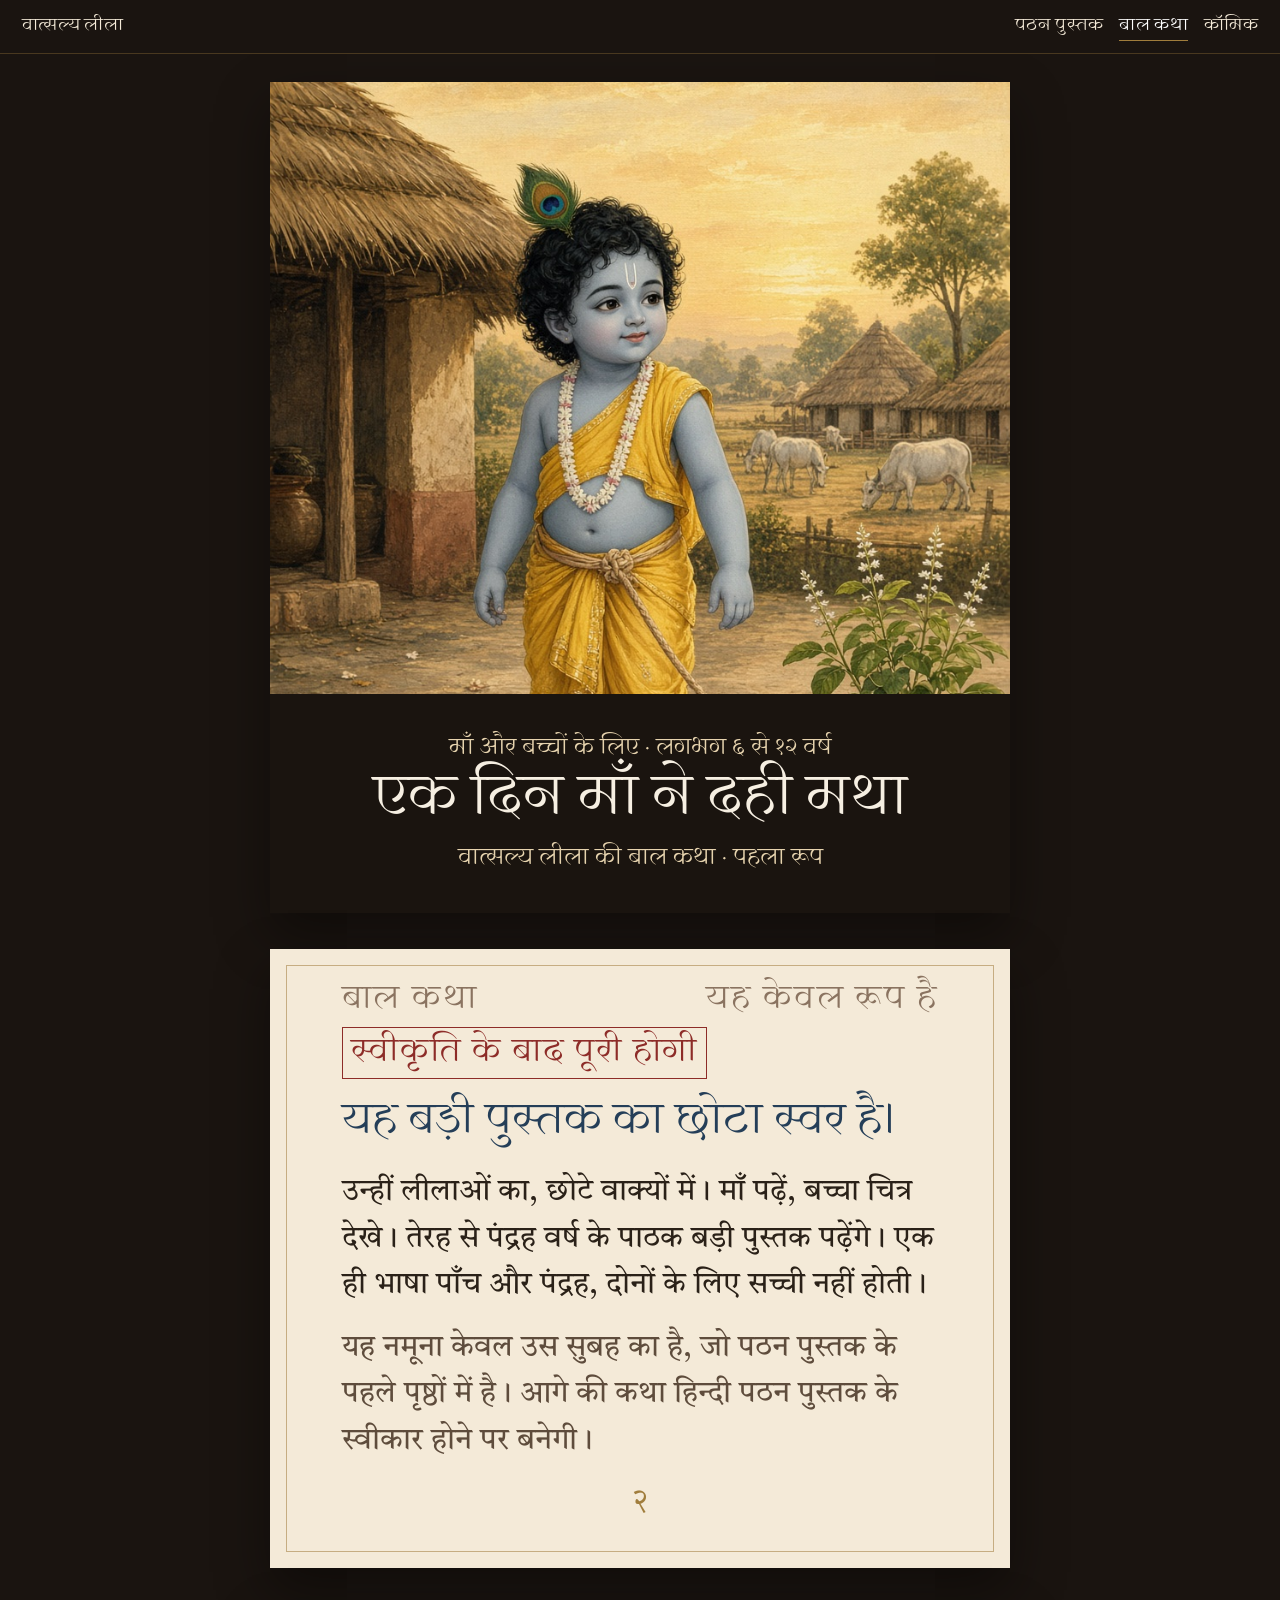
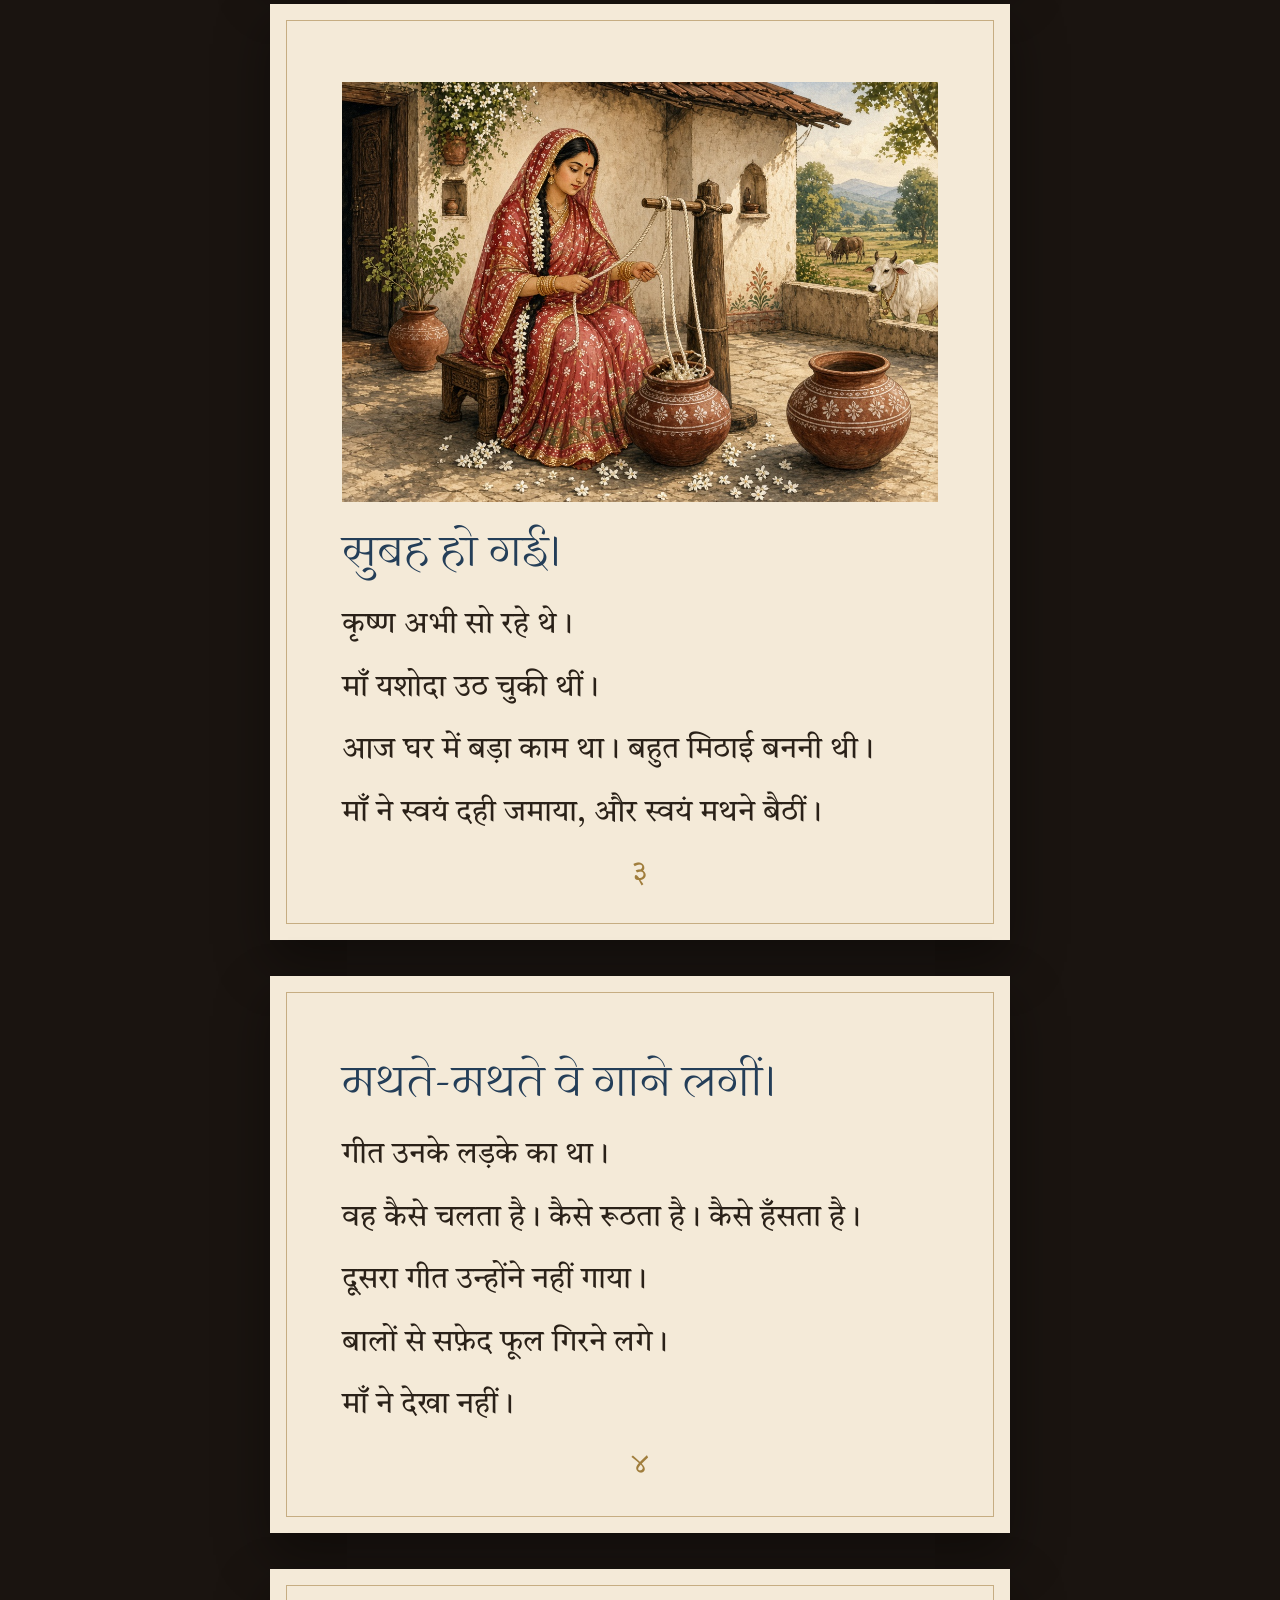
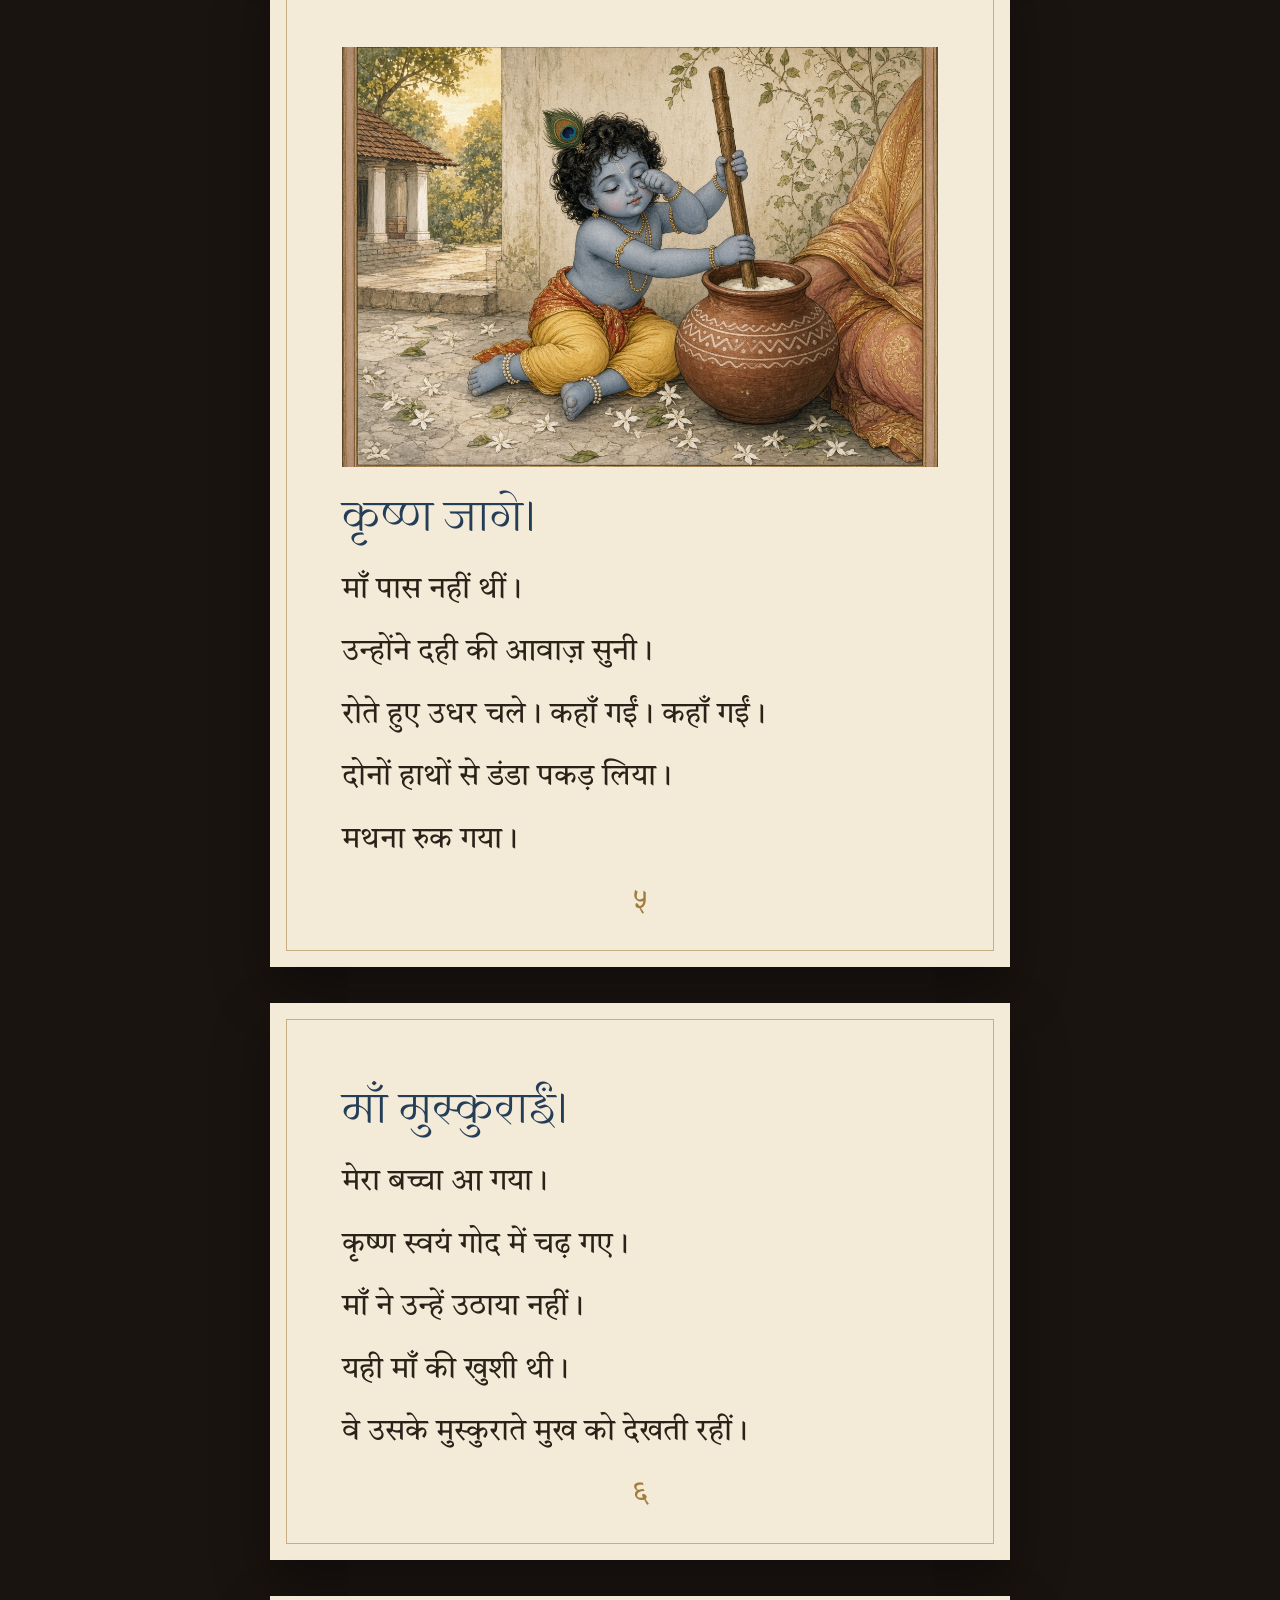
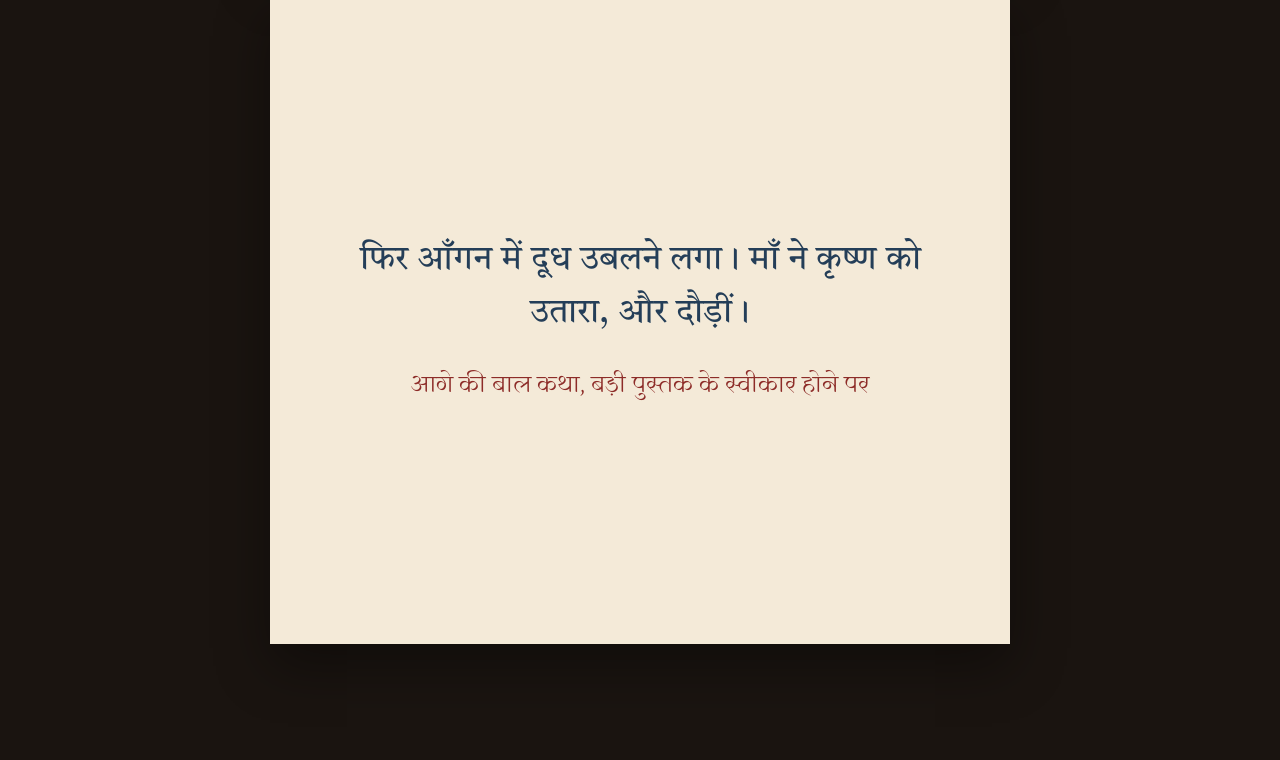
<file: work/katha-books/vatsalya-lila/hindi/storybook.html>
<!DOCTYPE html>
<html lang="hi">
<head>
  <meta charset="utf-8">
  <meta name="viewport" content="width=device-width, initial-scale=1">
  <title>वात्सल्य लीला — बाल कथा, रूप</title>
  <link rel="stylesheet" href="../design/book.css?v=3">
</head>
<body>
  <header class="bar">
    <a href="../index.html">वात्सल्य लीला</a>
    <nav>
      <a href="ebook.html">पठन पुस्तक</a>
      <a href="storybook.html" aria-current="page">बाल कथा</a>
      <a href="comic.html">कॉमिक</a>
    </nav>
  </header>
  <main class="stage">

    <article class="sheet cover">
      <img src="../images/cover.jpg" alt="आँगन में बाल कृष्ण">
      <div class="band">
        <p>माँ और बच्चों के लिए · लगभग ६ से १२ वर्ष</p>
        <h1>एक दिन माँ ने दही मथा</h1>
        <p>वात्सल्य लीला की बाल कथा · पहला रूप</p>
      </div>
    </article>

    <article class="sheet inner story">
      <p class="run"><span>बाल कथा</span><span>यह केवल रूप है</span></p>
      <p class="mark">स्वीकृति के बाद पूरी होगी</p>
      <p class="lead">यह बड़ी पुस्तक का छोटा स्वर है।</p>
      <p>उन्हीं लीलाओं का, छोटे वाक्यों में। माँ पढ़ें, बच्चा चित्र देखे। तेरह से पंद्रह वर्ष के पाठक बड़ी पुस्तक पढ़ेंगे। एक ही भाषा पाँच और पंद्रह, दोनों के लिए सच्ची नहीं होती।</p>
      <p class="small">यह नमूना केवल उस सुबह का है, जो पठन पुस्तक के पहले पृष्ठों में है। आगे की कथा हिन्दी पठन पुस्तक के स्वीकार होने पर बनेगी।</p>
      <p class="num">२</p>
    </article>

    <article class="sheet inner story">
      <img src="../images/churning.jpg" alt="माँ यशोदा दही मथ रही हैं">
      <p class="lead">सुबह हो गई।</p>
      <p>कृष्ण अभी सो रहे थे।</p>
      <p>माँ यशोदा उठ चुकी थीं।</p>
      <p>आज घर में बड़ा काम था। बहुत मिठाई बननी थी।</p>
      <p>माँ ने स्वयं दही जमाया, और स्वयं मथने बैठीं।</p>
      <p class="num">३</p>
    </article>

    <article class="sheet inner story">
      <p class="lead">मथते-मथते वे गाने लगीं।</p>
      <p>गीत उनके लड़के का था।</p>
      <p>वह कैसे चलता है। कैसे रूठता है। कैसे हँसता है।</p>
      <p>दूसरा गीत उन्होंने नहीं गाया।</p>
      <p>बालों से सफ़ेद फूल गिरने लगे।</p>
      <p>माँ ने देखा नहीं।</p>
      <p class="num">४</p>
    </article>

    <article class="sheet inner story">
      <img src="../images/rod.jpg" alt="कृष्ण जागकर मथने का डंडा पकड़ते हैं">
      <p class="lead">कृष्ण जागे।</p>
      <p>माँ पास नहीं थीं।</p>
      <p>उन्होंने दही की आवाज़ सुनी।</p>
      <p>रोते हुए उधर चले। कहाँ गईं। कहाँ गईं।</p>
      <p>दोनों हाथों से डंडा पकड़ लिया।</p>
      <p>मथना रुक गया।</p>
      <p class="num">५</p>
    </article>

    <article class="sheet inner story">
      <p class="lead">माँ मुस्कुराईं।</p>
      <p>मेरा बच्चा आ गया।</p>
      <p>कृष्ण स्वयं गोद में चढ़ गए।</p>
      <p>माँ ने उन्हें उठाया नहीं।</p>
      <p>यही माँ की खुशी थी।</p>
      <p>वे उसके मुस्कुराते मुख को देखती रहीं।</p>
      <p class="num">६</p>
    </article>

    <article class="sheet carry">
      <q>फिर आँगन में दूध उबलने लगा। माँ ने कृष्ण को उतारा, और दौड़ीं।</q>
      <span>आगे की बाल कथा, बड़ी पुस्तक के स्वीकार होने पर</span>
    </article>

  </main>
</body>
</html>
</file>
<file: work/katha-books/vatsalya-lila/design/book.css>
@import url("https://fonts.googleapis.com/css2?family=Gotu&family=Tiro+Devanagari+Hindi:ital@0;1&display=swap");

:root {
  --desk: #1a1410;
  --paper: #f4ead8;
  --paper-2: #efe2cb;
  --ink: #2a2118;
  --soft: #5e4c3c;
  --faint: #8a7360;
  --red: #8d2c28;
  --indigo: #243e58;
  --gold: #a07d3c;
  --leaf: #3d5a44;
  --line: rgba(160, 125, 60, 0.55);
  --shadow: 0 22px 50px rgba(0, 0, 0, 0.38);
  --serif: "Tiro Devanagari Hindi", "Nirmala UI", "Mangal", serif;
  --display: "Gotu", "Tiro Devanagari Hindi", "Nirmala UI", serif;
}

* { box-sizing: border-box; }

html { scroll-behavior: smooth; }

body {
  margin: 0;
  background:
    radial-gradient(1200px 500px at 50% -10%, #3a2c22 0%, transparent 55%),
    var(--desk);
  color: var(--ink);
  font-family: var(--serif);
  font-size: 21px;
  line-height: 1.75;
}

a { color: inherit; }

.bar {
  position: sticky;
  top: 0;
  z-index: 5;
  display: flex;
  gap: 18px;
  align-items: center;
  justify-content: space-between;
  padding: 12px 22px;
  background: #1a1410;
  color: #f4ead8;
  font-family: var(--display);
  font-size: 16px;
  letter-spacing: 0.02em;
  border-bottom: 1px solid rgba(160, 125, 60, 0.35);
}

.bar nav { display: flex; gap: 16px; flex-wrap: wrap; }

.bar a { text-decoration: none; border-bottom: 1px solid transparent; }

.bar a:hover,
.bar a[aria-current="page"] { border-bottom-color: var(--gold); color: #fff; }

.stage { padding: 28px 16px 80px; }

.sheet {
  width: min(740px, 100%);
  margin: 0 auto 36px;
  background: var(--paper);
  color: var(--ink);
  position: relative;
  box-shadow: var(--shadow);
  overflow: hidden;
}

.sheet.inner { padding: 78px 72px 88px; }

.sheet.inner::before {
  content: "";
  position: absolute;
  inset: 16px;
  border: 1px solid var(--line);
  pointer-events: none;
}

.run {
  position: absolute;
  top: 28px;
  left: 72px;
  right: 72px;
  display: flex;
  justify-content: space-between;
  font-family: var(--display);
  font-size: 13px;
  letter-spacing: 0.08em;
  color: var(--faint);
}

.num {
  position: absolute;
  bottom: 28px;
  left: 0;
  right: 0;
  text-align: center;
  font-family: var(--serif);
  font-size: 16px;
  color: var(--gold);
}

h1, h2, h3, .display { font-family: var(--display); font-weight: 400; }

.kicker {
  font-family: var(--display);
  color: var(--red);
  letter-spacing: 0.14em;
  font-size: 14px;
  margin: 0 0 12px;
}

h1 { font-size: 46px; line-height: 1.25; margin: 0 0 12px; color: var(--indigo); }

h2 { font-size: 34px; line-height: 1.35; margin: 0 0 18px; color: var(--indigo); }

p { margin: 0 0 16px; }

.soft { color: var(--soft); }

.small { font-size: 17px; line-height: 1.65; color: var(--soft); }

.shloka {
  margin: 22px 0;
  padding: 18px 22px 14px;
  background: rgba(255, 252, 245, 0.65);
  border-top: 1px solid var(--line);
  border-bottom: 1px solid var(--line);
  font-size: 20px;
  line-height: 1.7;
  text-align: center;
}

.shloka cite {
  display: block;
  margin-top: 8px;
  font-style: normal;
  font-family: var(--display);
  font-size: 14px;
  color: var(--red);
  letter-spacing: 0.04em;
}

.carry {
  min-height: 72vh;
  display: flex;
  flex-direction: column;
  justify-content: center;
  text-align: center;
  padding: 72px 80px;
}

.carry q {
  font-size: 34px;
  line-height: 1.55;
  quotes: none;
  color: var(--indigo);
}

.carry span { display: block; margin-top: 28px; color: var(--red); font-family: var(--display); }

.cover { min-height: 0; background: #1a140f; color: #f6efe2; }

.cover img { width: 100%; height: min(68vh, 760px); object-fit: cover; object-position: center 18%; display: block; }

.cover .band { padding: 28px 40px 36px; text-align: center; }

.cover h1 { color: #f6efe2; font-size: 52px; margin: 0; }

.cover p { margin: 8px 0 0; color: #e6d3ae; font-family: var(--display); }

.plate { padding: 0; background: #1a140f; }

.plate img { width: 100%; height: min(62vh, 680px); object-fit: cover; display: block; }

.plate figcaption {
  padding: 22px 48px 32px;
  text-align: center;
  color: #f4ead8;
  font-family: var(--display);
  font-size: 18px;
  line-height: 1.6;
}

.contents { font-size: 18px; line-height: 1.45; }

.contents li { margin: 0 0 8px; }

.contents .here { color: var(--red); }

.mark {
  display: inline-block;
  border: 1px solid var(--red);
  color: var(--red);
  font-family: var(--display);
  font-size: 13px;
  letter-spacing: 0.06em;
  padding: 2px 8px;
  margin-bottom: 12px;
}

ul.plain { padding-left: 1.1em; }

ul.plain li { margin: 0 0 8px; }

.door {
  width: min(740px, 100%);
  margin: 40px auto;
  padding: 48px 48px 36px;
  background: var(--paper);
  box-shadow: var(--shadow);
}

.door h1 { font-size: 42px; }

.cards { display: grid; gap: 14px; margin-top: 22px; }

.cards a {
  display: block;
  text-decoration: none;
  padding: 16px 18px;
  background: #fffaf1;
  border: 1px solid var(--line);
}

.cards strong { display: block; font-family: var(--display); font-size: 22px; color: var(--indigo); }

.cards span { color: var(--soft); font-size: 17px; }

.story p { font-size: 30px; line-height: 1.55; }

.story .lead { font-size: 40px; color: var(--indigo); font-family: var(--display); }

.story img { width: 100%; margin: 0 0 22px; height: 420px; object-fit: cover; display: block; }

.comic-sheet { padding: 22px; background: #f7f1e4; }

.panels { display: grid; grid-template-columns: 1fr 1fr; gap: 10px; }

.panel {
  background: #fffdf8;
  border: 3px solid #241c16;
  position: relative;
  overflow: hidden;
}

.panel.wide { grid-column: 1 / -1; }

.panel img { width: 100%; height: 230px; object-fit: cover; display: block; }

.panel.wide img { height: 250px; }

.cap, .say {
  margin: 0;
  font-family: var(--display);
  line-height: 1.35;
}

.cap {
  font-size: 14px;
  background: #fff;
  border: 2px solid #241c16;
  padding: 6px 8px;
  margin: 8px;
}

.say {
  position: relative;
  display: inline-block;
  margin: 4px 10px 12px;
  background: #fff;
  border: 2px solid #241c16;
  border-radius: 18px;
  padding: 6px 12px;
  font-size: 18px;
  max-width: 80%;
}

.panel.wide .say {
  position: absolute;
  margin: 0;
  max-width: 40%;
}

.panel.wide .say.l { left: 12px; bottom: 12px; }
.panel.wide .say.r { right: 12px; bottom: 12px; }
.say::after {
  content: "";
  position: absolute;
  bottom: -8px;
  left: 18px;
  border-width: 8px 8px 0 0;
  border-style: solid;
  border-color: #241c16 transparent transparent transparent;
}

.comic-title {
  display: flex;
  justify-content: space-between;
  align-items: baseline;
  font-family: var(--display);
  margin-bottom: 10px;
  color: var(--indigo);
}

.comic-title span { font-family: var(--serif); font-size: 18px; }

@media (max-width: 760px) {
  .sheet.inner, .carry { padding: 72px 28px 80px; }
  .run { left: 28px; right: 28px; }
  h1 { font-size: 36px; }
  .story img { width: 100%; margin: 0 0 18px; height: 280px; }
  body { font-size: 19px; }
}

@media print {
  body { background: white; }
  .bar { display: none; }
  .stage { padding: 0; }
  .sheet { box-shadow: none; margin: 0; page-break-after: always; }
}
</file>
